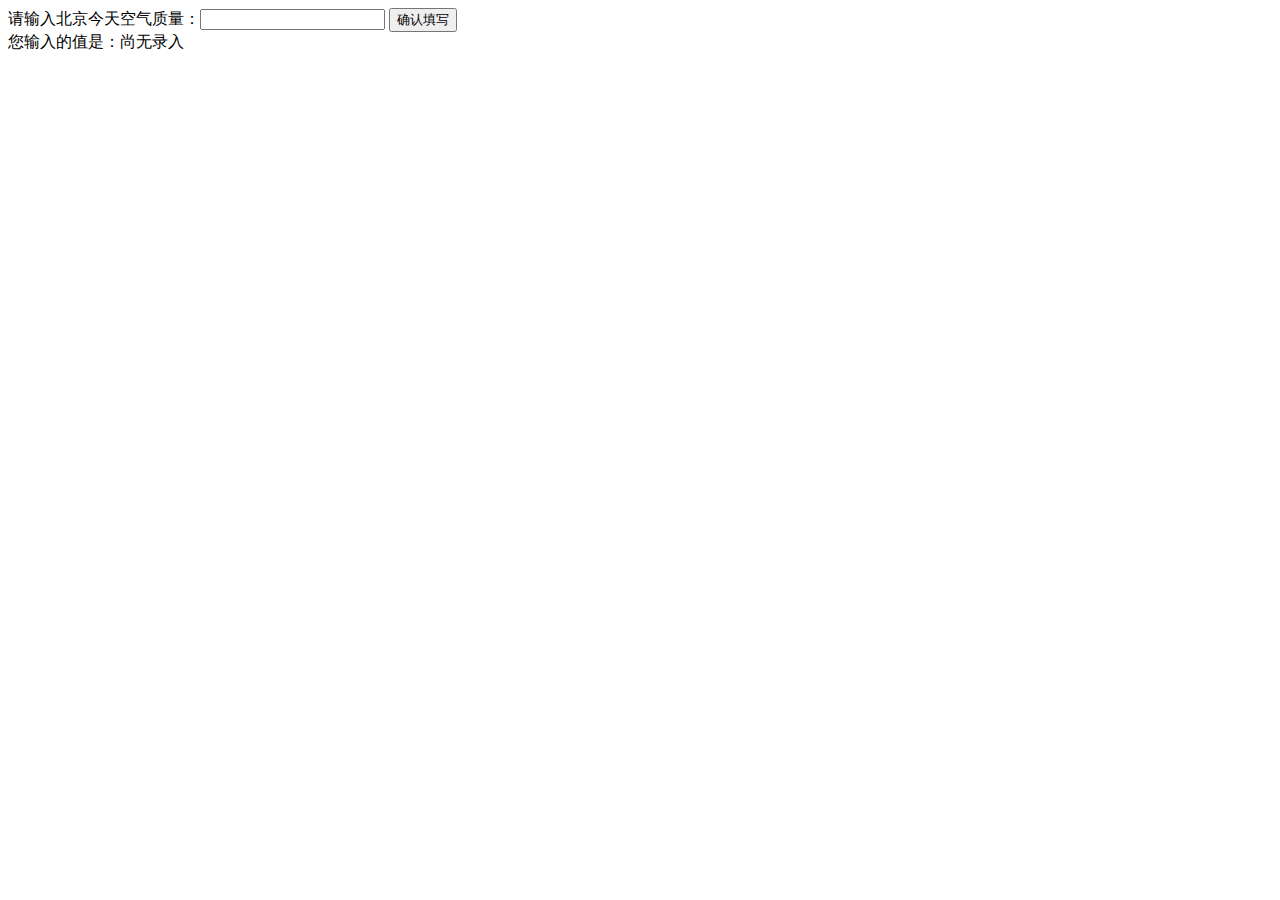
<file: part2/task01/index.html>
<!DOCTYPE html>
<html>
  <head>
    <meta charset="utf-8">
    <title>IFE JavaScript Task 01</title>
  </head>
<body>

  <label>请输入北京今天空气质量：<input id="aqi-input" type="text"></label>
  <button id="button">确认填写</button>

  <div>您输入的值是：<span id="aqi-display">尚无录入</span></div>

<script type="text/javascript">

(function() {
  var input=document.getElementById("aqi-input");
  var button=document.getElementById("button");
  var display=document.getElementById("aqi-display");
  button.onclick=function(){
  	var value=input.value;
  	display.innerHTML=value;
  };
})();

</script>
</body>
</html>
</file>
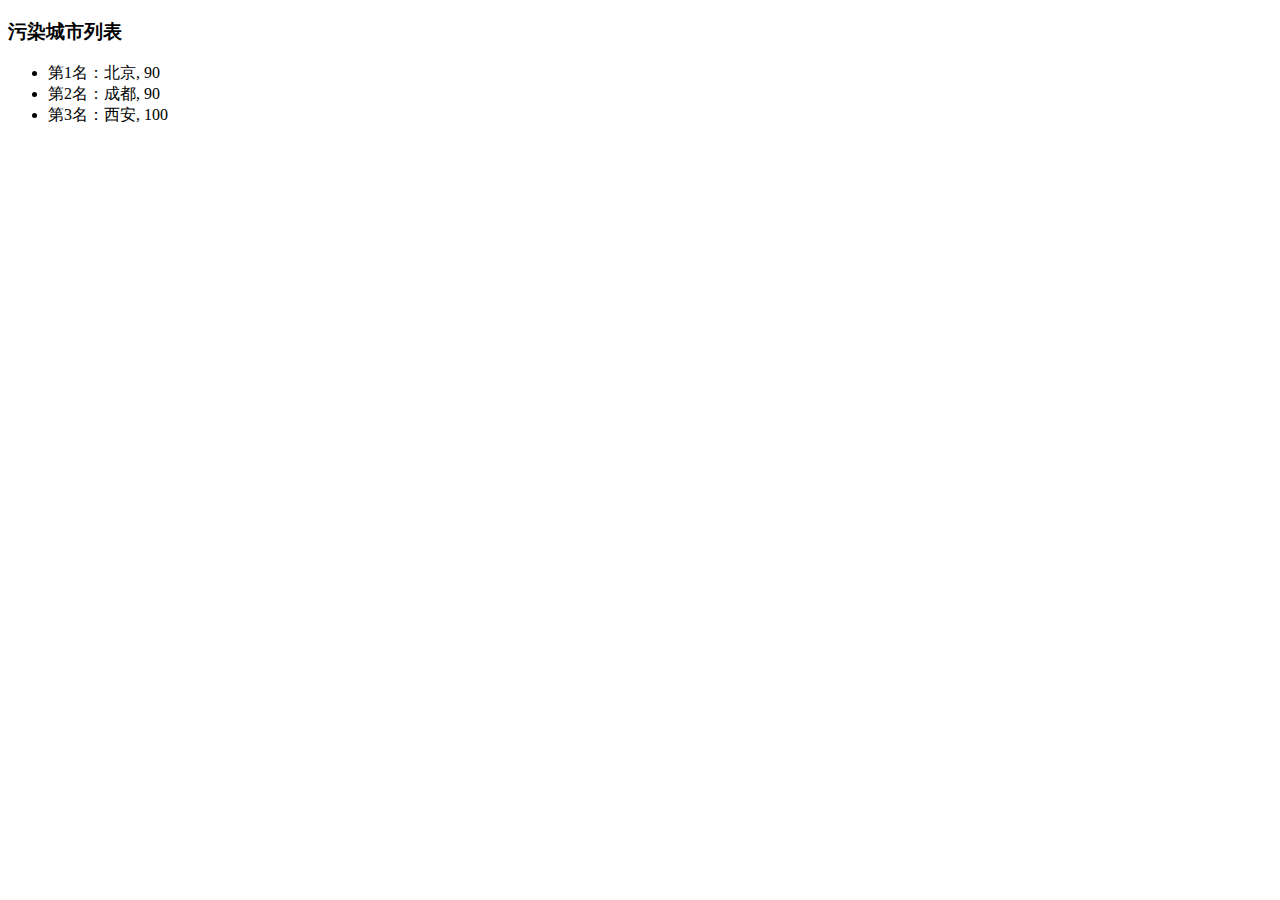
<file: part2/task02/index.html>
<!DOCTYPE html>
<html>
  <head>
    <meta charset="utf-8">
    <title>IFE JavaScript Task 01</title>
  </head>
<body>

  <h3>污染城市列表</h3>
  <ul id="aqi-list">
<!--   
    <li>第一名：福州（样例），10</li>
      <li>第二名：福州（样例），10</li> -->
  </ul>

<script type="text/javascript">

var aqiData = [
  ["北京", 90],
  ["上海", 50],
  ["福州", 10],
  ["广州", 50],
  ["成都", 90],
  ["西安", 100]
];

(function () {

	var list=aqiData.filter(function(item){return item[1]>=60});
	list.sort(function(a,b){return a[1]<b[1]});
	list.forEach(
		function(item,index){
			var li=document.createElement("li");
			li.innerHTML="第"+(index+1)+"名："+item[0]+", "+item[1];
			var ul=document.getElementById("aqi-list");
			ul.appendChild(li);
		}
		);

})();

</script>
</body>
</html>
</file>
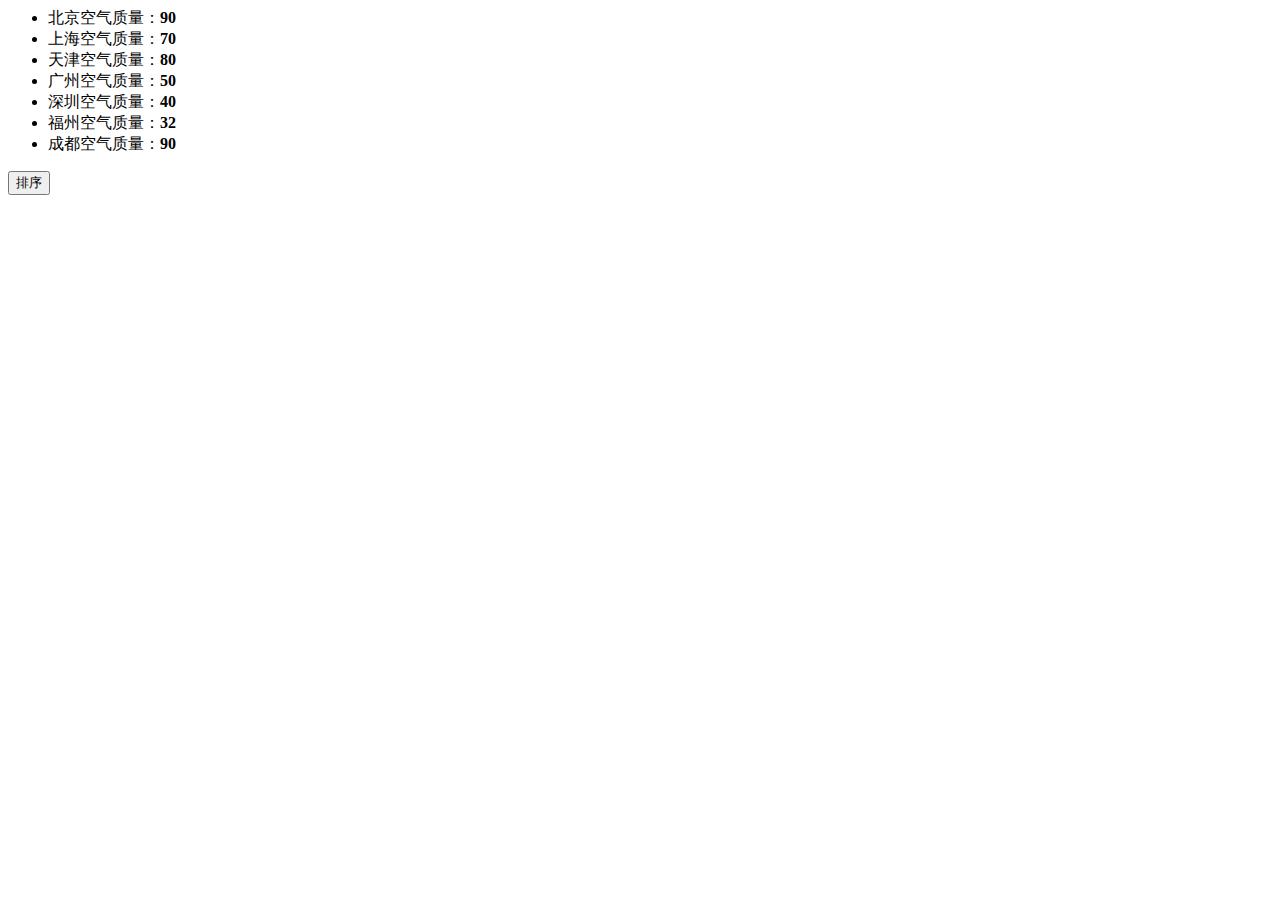
<file: part2/task03/index.html>
<!DOCTYPE>
<html>
  <head>
    <meta charset="utf-8">
    <title>IFE JavaScript Task 01</title>
  </head>
<body>

  <ul id="source">
    <li>北京空气质量：<b>90</b></li>
    <li>上海空气质量：<b>70</b></li>
    <li>天津空气质量：<b>80</b></li>
    <li>广州空气质量：<b>50</b></li>
    <li>深圳空气质量：<b>40</b></li>
    <li>福州空气质量：<b>32</b></li>
    <li>成都空气质量：<b>90</b></li>
  </ul>

  <ul id="resort">
    <!-- 
    <li>第一名：北京空气质量：<b>90</b></li>
    <li>第二名：北京空气质量：<b>90</b></li>
    <li>第三名：北京空气质量：<b>90</b></li>
     -->

  </ul>

  <button id="sort-btn">排序</button>

<script type="text/javascript">

/**
 * getData方法
 * 读取id为source的列表，获取其中城市名字及城市对应的空气质量
 * 返回一个数组，格式见函数中示例
 */
function getData() {
  var source=document.getElementById("source");
  var list=source.children;
  var data=[];
  for(var i=0,len=list.length;i<len;i++){
  	var city=list[i].innerHTML.split('空气质量')[0];
  	var num=list[i].children[0].innerHTML;
  	data.push([city,num]);
  }

  return data;

}

/**
 * sortAqiData
 * 按空气质量对data进行从小到大的排序
 * 返回一个排序后的数组
 */
function sortAqiData(data) {
	data.sort(function(a,b){
		return a[1]>b[1];
	})
	return data;
}

/**
 * render
 * 将排好序的城市及空气质量指数，输出显示到id位resort的列表中
 * 格式见ul中的注释的部分
 */
function render(data) {
	var resort=document.getElementById("resort");
	data.forEach(function(item,index){
		var li=document.createElement("li");
		li.innerHTML="第"+(index+1)+"名："+item[0]+"空气质量：<b>"+item[1]+"</b>";
		resort.appendChild(li);
	})
}

function btnHandle() {
  var aqiData = getData();
  aqiData = sortAqiData(aqiData);
  render(aqiData);
}

function init() {

  var btn=document.getElementById("sort-btn");
  btn.onclick=btnHandle;

}

init();

</script>
</body>
</html>
</file>
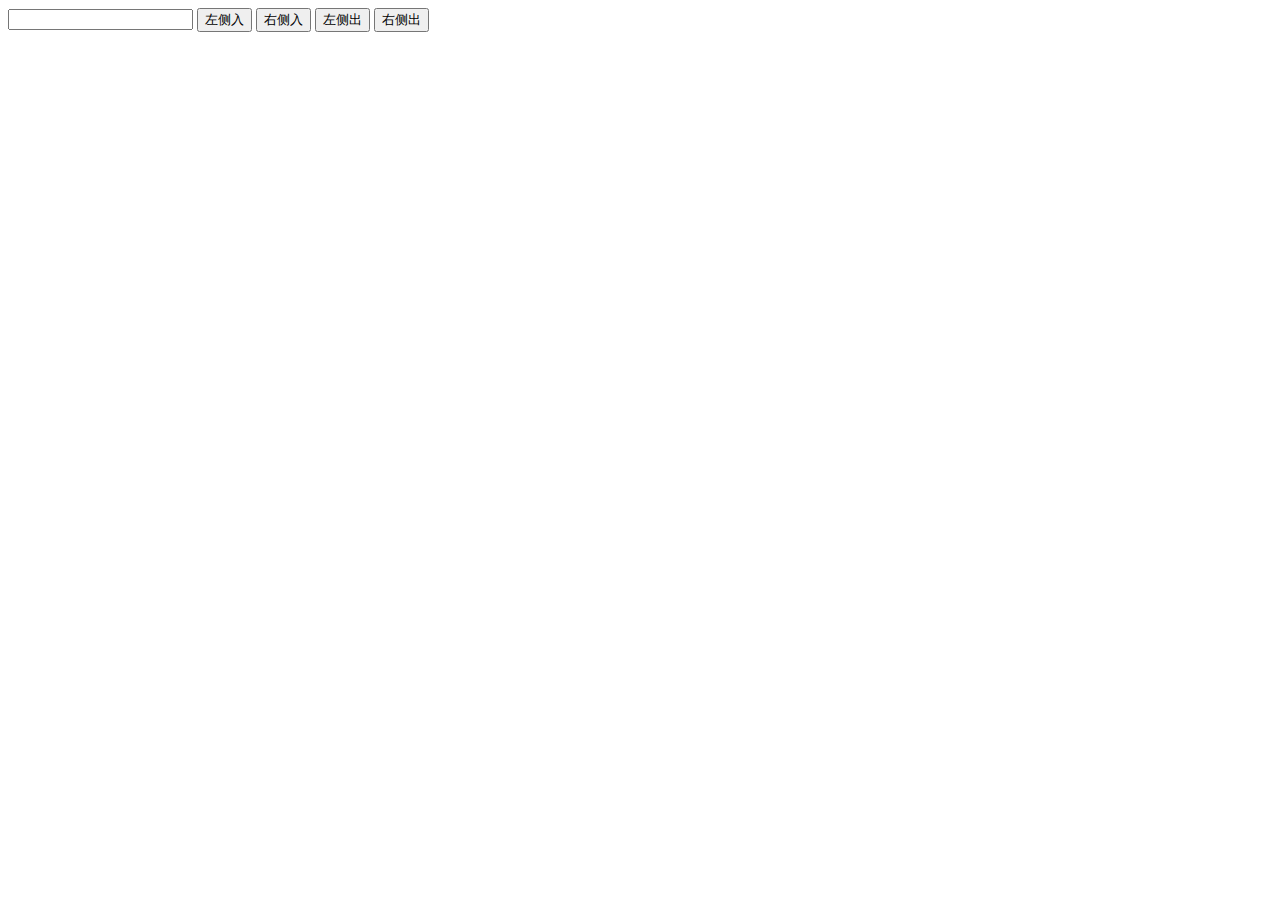
<file: part2/task04/index.html>
<!DOCTYPE>
<html>
  <head>
    <meta charset="utf-8">
    <title>IFE JavaScript Task 01</title>
    <style type="text/css">
    li{
    	display: inline-block;
    	height: 20px;
    	width: 20px;
    	margin: 5px;
    	background: red;
    }
    </style>
  </head>
<body>
	<input id="input">
	<input type="button" value="左侧入" id="zr">
	<input type="button" value="右侧入" id="yr">
	<input type="button" value="左侧出" id="zc">
	<input type="button" value="右侧出" id="yc">
	<ul id="list">
		
	</ul>
	<script type="text/javascript" src="main.js"></script>
</body>
</html>
</file>
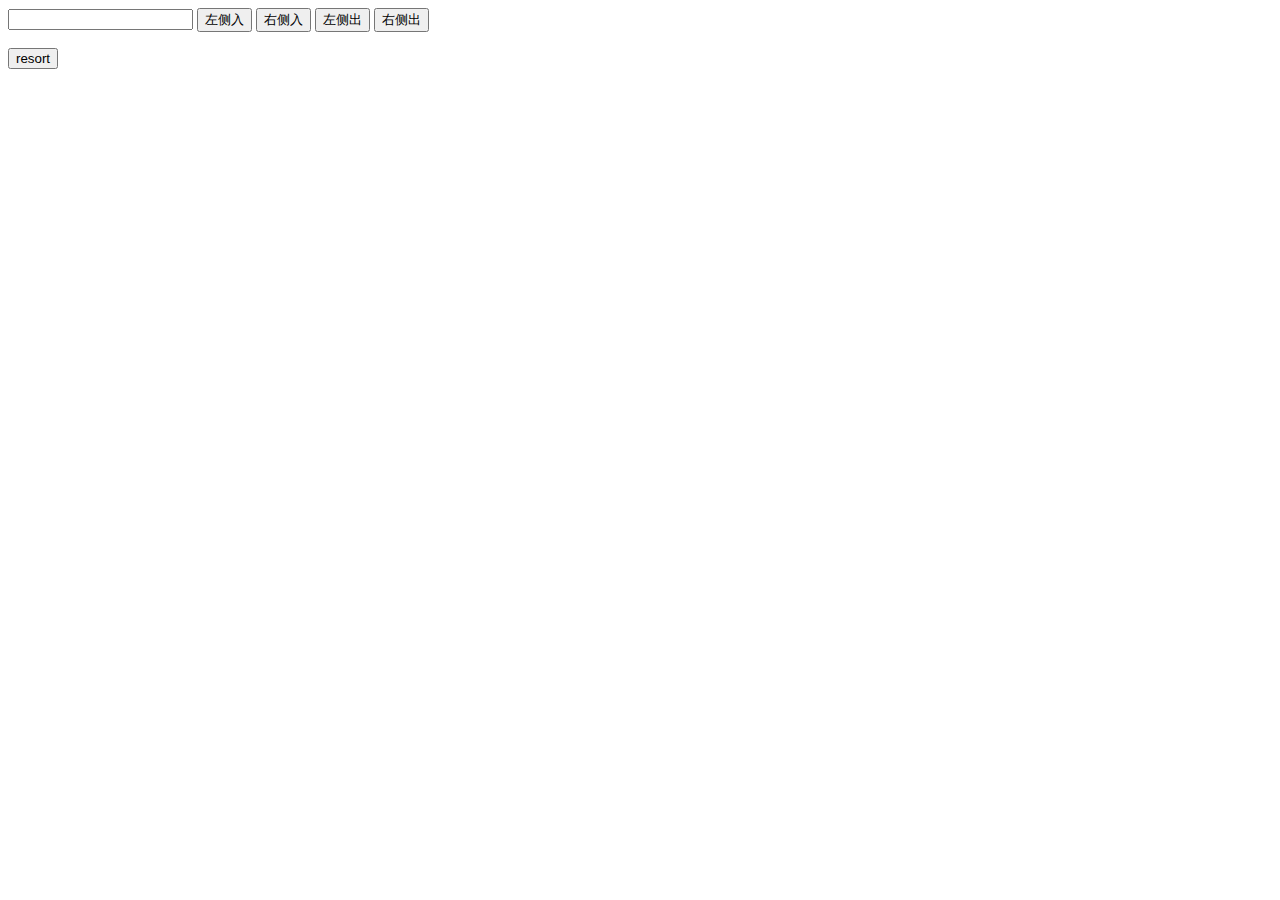
<file: part2/task05/index.html>
<!DOCTYPE>
<html>
  <head>
    <meta charset="utf-8">
    <title>IFE JavaScript Task 01</title>
    <style type="text/css">
    li{
    	display: inline-block;
    	margin: 5px;
    	background: red;
    }
    </style>
  </head>
<body>
	<input id="input">
	<input type="button" value="左侧入" id="zr">
	<input type="button" value="右侧入" id="yr">
	<input type="button" value="左侧出" id="zc">
	<input type="button" value="右侧出" id="yc">
	<ul id="list">
		
	</ul>
	<input type="button" value="resort" id="resort">
	<script type="text/javascript" src="main.js"></script>
</body>
</html>
</file>
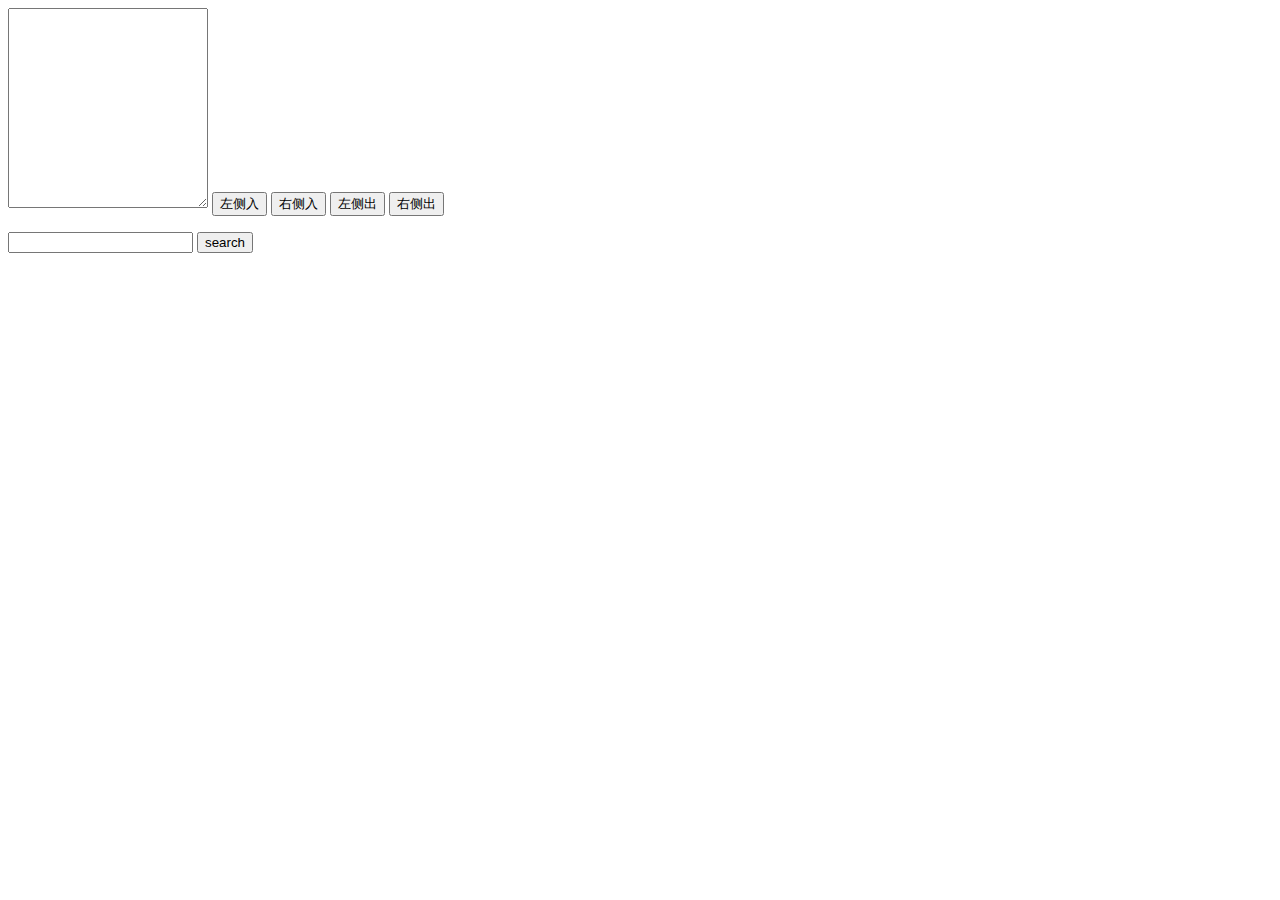
<file: part2/task06/index.html>
<!DOCTYPE>
<html>
  <head>
    <meta charset="utf-8">
    <title>IFE JavaScript Task 01</title>
    <style type="text/css">
    li{
    	display: inline-block;
    	height: 20px;
   
    	margin: 5px;
    	background: red;
    }
    span{
        background: yellow;
    }
    </style>
  </head>
<body>
	<textarea id="input" style="height:200px;width:200px;"></textarea>
	<input type="button" value="左侧入" id="zr">
	<input type="button" value="右侧入" id="yr">
	<input type="button" value="左侧出" id="zc">
	<input type="button" value="右侧出" id="yc">
	<ul id="list">
		
	</ul>
    <input id="key">
    <input type="button" value="search" id="search">
	<script type="text/javascript" src="main.js"></script>
</body>
</html>
</file>
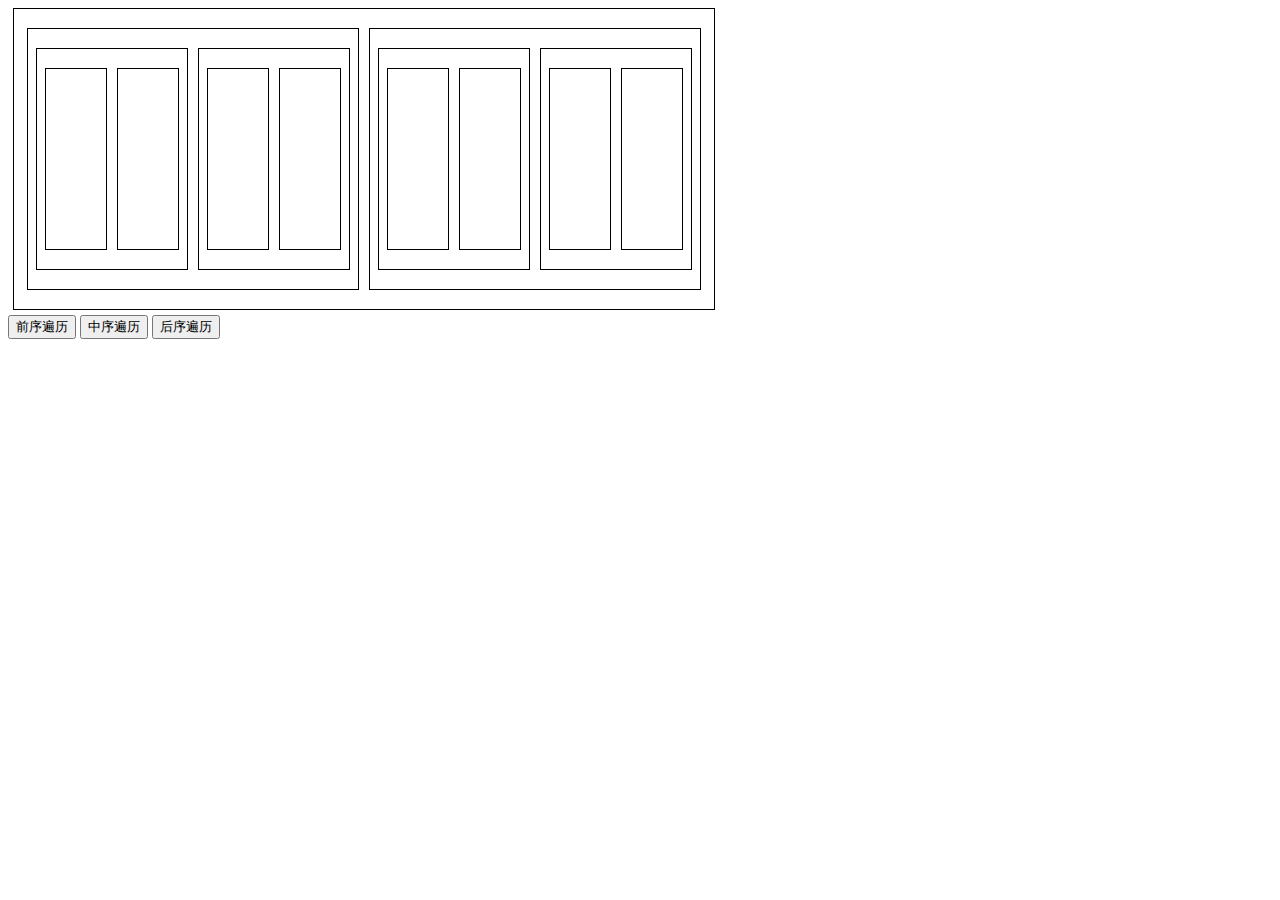
<file: part2/task07/index.html>
<!DOCTYPE>
<html>
  <head>
    <meta charset="utf-8">
    <title>IFE JavaScript Task 01</title>
    <link rel="stylesheet" type="text/css" href="main.css">
  </head>
<body>
	<div id="1" class="lay1">
        <div id="2" class="lay2">
            <div id="4" class="lay3">
                <div id="8" class="lay4"></div>
                <div id="9" class="lay4"></div>
            </div>
            <div id="5" class="lay3">
                <div id="10" class="lay4"></div>
                <div id="11" class="lay4"></div>
            </div>
        </div>   
        <div id="3"  class="lay2">
            <div id="6" class="lay3">
                <div id="12" class="lay4"></div>
                <div id="13" class="lay4"></div>
            </div>
            <div id="7" class="lay3">
                <div id="14" class="lay4"></div>
                <div id="15" class="lay4"></div>
            </div>
        </div>
    </div>
    <button id="pre">前序遍历</button>
    <button id="In">中序遍历</button>
    <button id="back">后序遍历</button>
    <script type="text/javascript" src="main.js"></script>
</body>
</html>
</file>
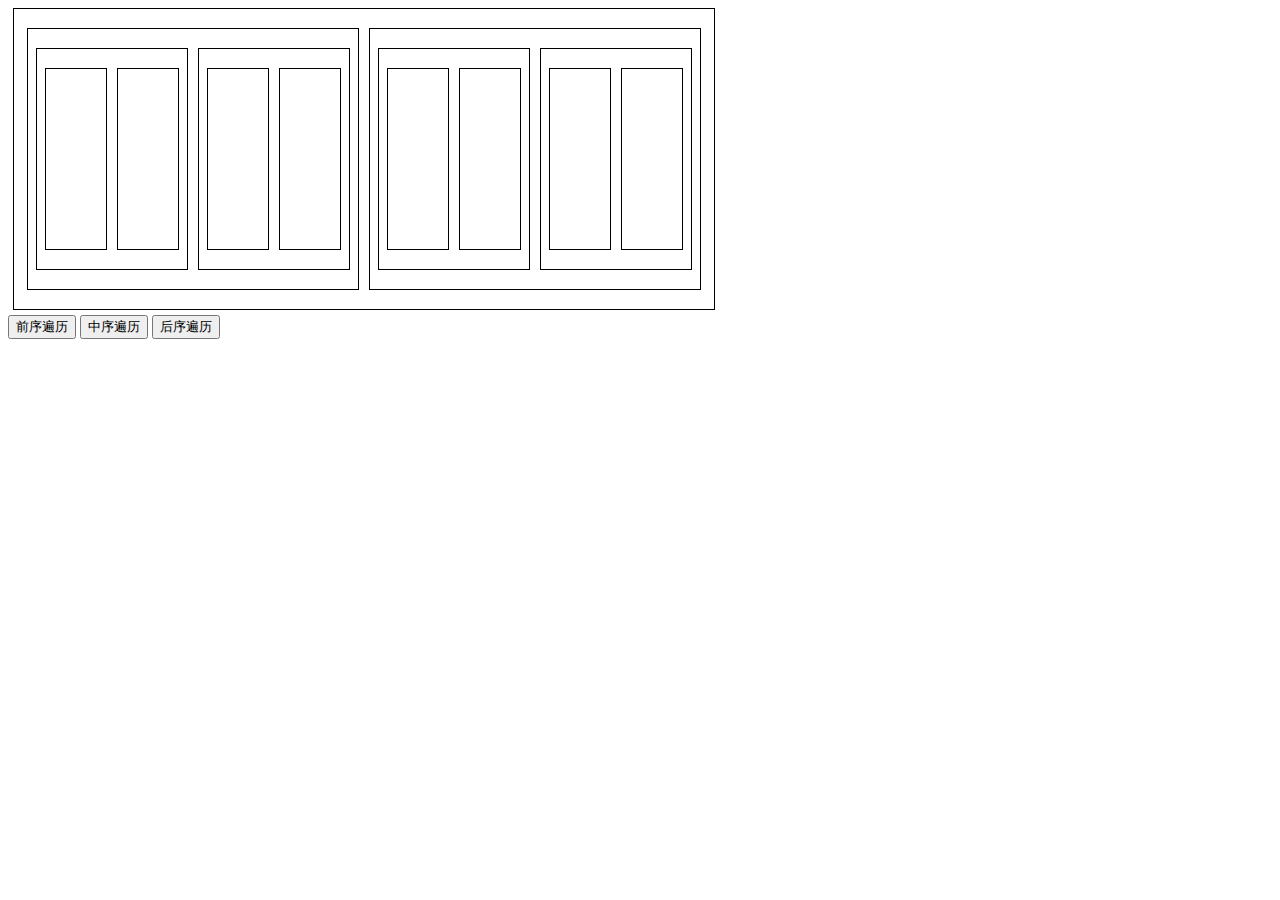
<file: part2/task08/index.html>
<!DOCTYPE>
<html>
  <head>
    <meta charset="utf-8">
    <title>IFE JavaScript Task 01</title>
    <link rel="stylesheet" type="text/css" href="main.css">
  </head>
<body>
	<div class="lay1">
        <div class="lay2">
            <div class="lay3">
                <div class="lay4"></div>
                <div class="lay4"></div>
            </div>
            <div class="lay3">
                <div class="lay4"></div>
                <div class="lay4"></div>
            </div>
        </div>   
        <div class="lay2">
            <div class="lay3">
                <div class="lay4"></div>
                <div class="lay4"></div>
            </div>
            <div class="lay3">
                <div class="lay4"></div>
                <div class="lay4"></div>
            </div>
        </div>
    </div>
    <button id="pre">前序遍历</button>
    <button id="In">中序遍历</button>
    <button id="back">后序遍历</button>
    <script type="text/javascript" src="main.js"></script>
</body>
</html>
</file>
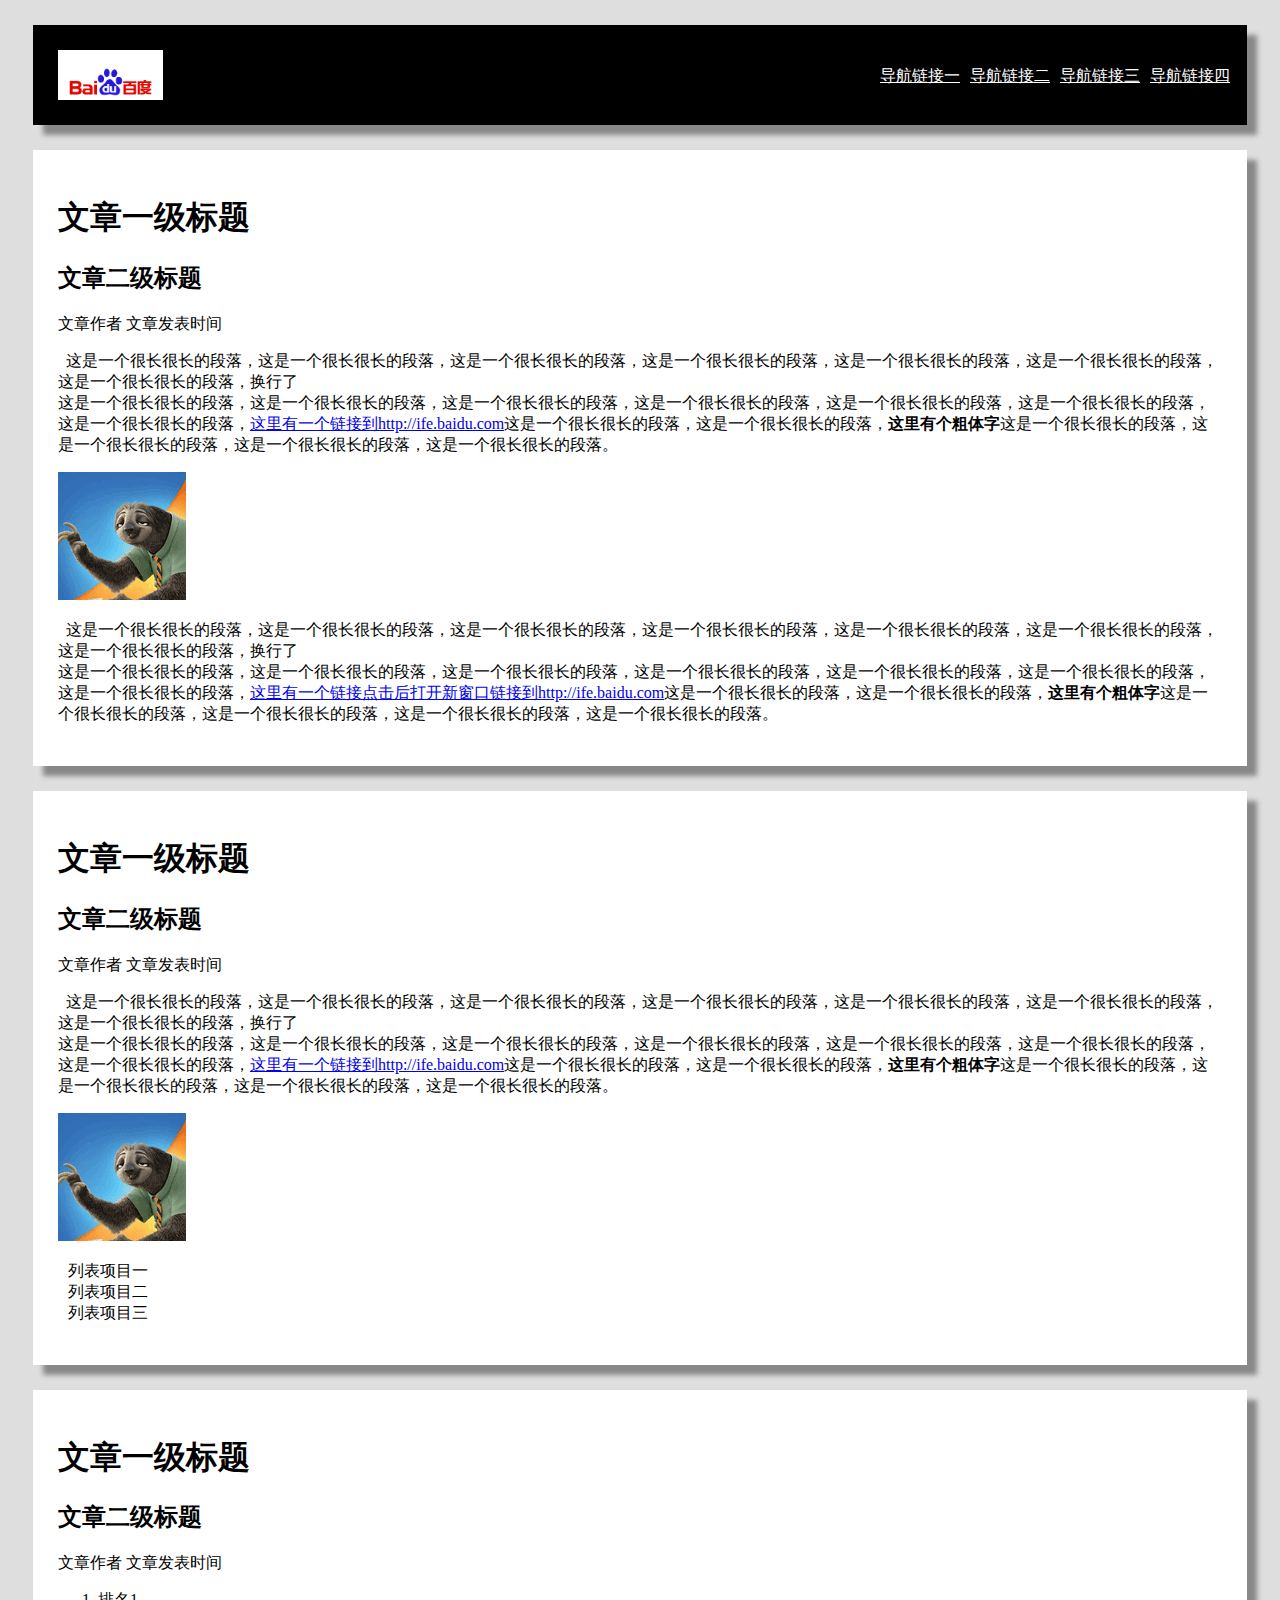
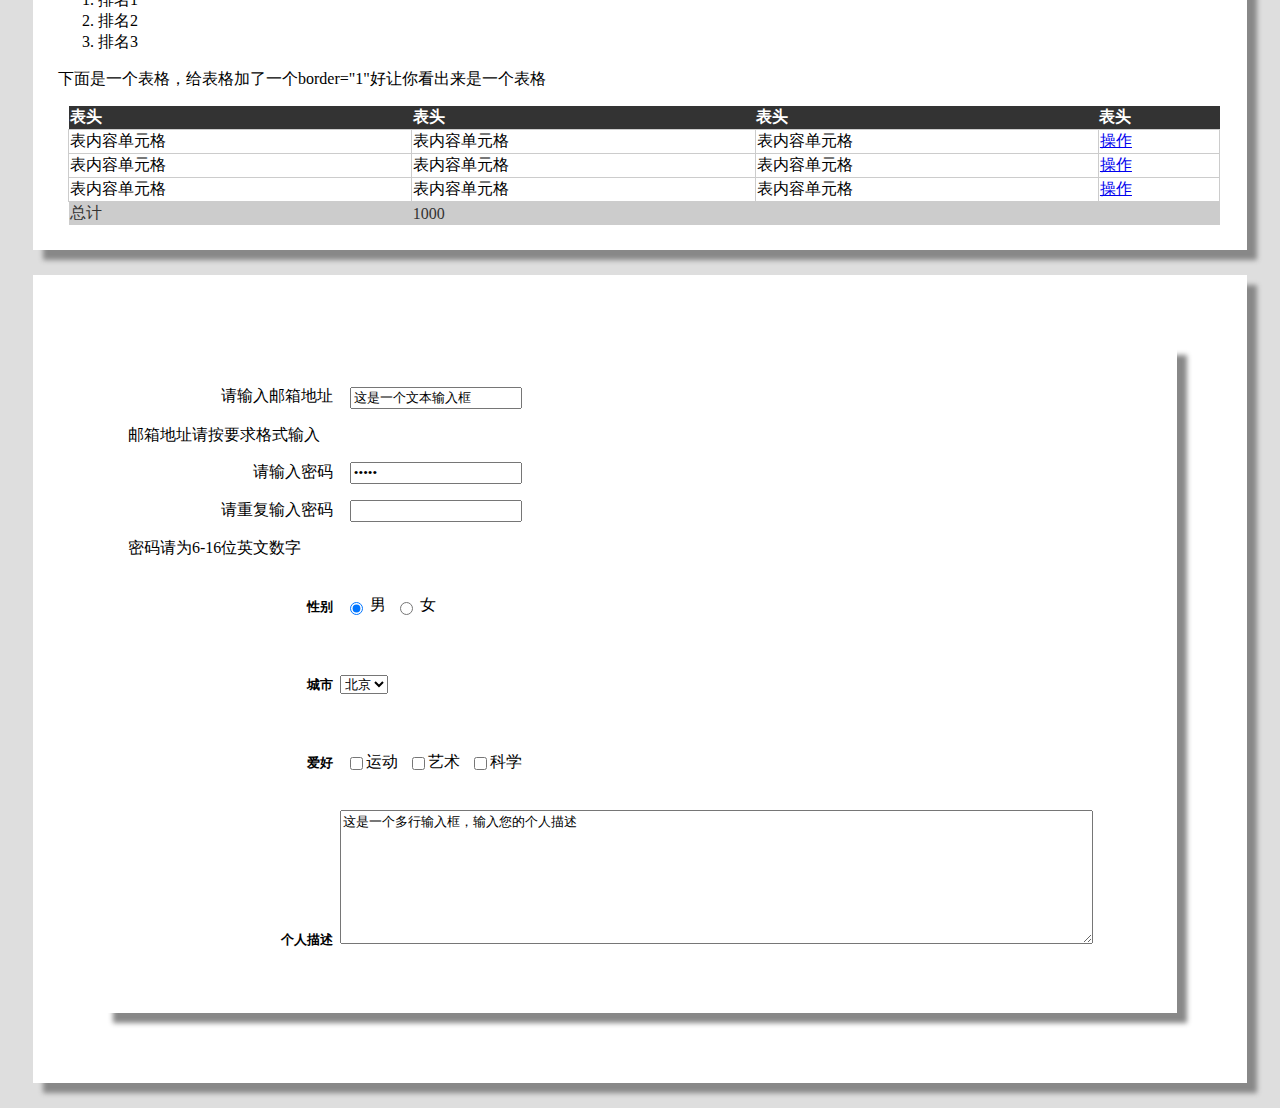
<file: part1/task1.html>
<!DOCTYPE html>
<html>
<head>
	<meta charset="utf-8">
	<style type="text/css">
	    * {
        font-family: "Microsoft Yahei";
    }
    
    body {
        background-color: #DEDEDE;
    }
    .navlinks li{
    	float: left;
      margin-left: 10px;
      top:50%;
    }
    .navlinks{
    	position: absolute;
    right: 50px;
    }
    .navlinks a {
        color: white;
    }
    .navlinks a:visited{
    	 color: #A6A4A9;
    }
    .navlinks a:hover,
    .navlinks a:active {
        color: white;
    }

      ul {
        margin-left: 10px;
        padding: 0;
    }
    
    ul li {
        list-style: none;
    }

     table {
        margin-left: 10px;
        width: 99%;
        text-align: left;
        border-collapse:collapse;
    }
     th {
        background-color: #333333;
        color: white;
    }
    tbody td {
        border: 1px solid #CCCCCC;
    }
    
    tfoot tr:last-child {
        background-color: #CCCCCC;
        color: #333;
    }
    h5{
    	display: inline;
    }
    div {
        margin: 25px;
        padding: 25px;
        box-shadow: 10px 10px 5px #888888;
        background-color: white;
    }
    form{
      padding: 20px;
    }
    #prompt{
    display: inline-block;
    width: 20%;
    padding-right: 3px;
    text-align: right;

}
    input{
      vertical-align:middle;
      margin-left: 10px;
    }
	</style>
</head>
<body>
	<div id="导航" style="height:50px;background:black">
		<img src="images/part1_bd_logo1.png" style="height:50px;float:left">
		<ul class="navlinks">
            <li><a href="#">导航链接一</a></li>
            <li><a href="#">导航链接二</a></li>
            <li><a href="#">导航链接三</a></li>
            <li><a href="#">导航链接四</a></li>
    </ul>
	</div>
	<div>
		<article>
			<h1>文章一级标题</h1>
			<h2>文章二级标题</h2>
			<span>文章作者 文章发表时间</span>
			<p> &nbsp;&nbsp;这是一个很长很长的段落，这是一个很长很长的段落，这是一个很长很长的段落，这是一个很长很长的段落，这是一个很长很长的段落，这是一个很长很长的段落，这是一个很长很长的段落，换行了<br>
			这是一个很长很长的段落，这是一个很长很长的段落，这是一个很长很长的段落，这是一个很长很长的段落，这是一个很长很长的段落，这是一个很长很长的段落，这是一个很长很长的段落，<a href="http://ife.baidu.com">这里有一个链接到http://ife.baidu.com</a>这是一个很长很长的段落，这是一个很长很长的段落，<strong>这里有个粗体字</strong>这是一个很长很长的段落，这是一个很长很长的段落，这是一个很长很长的段落，这是一个很长很长的段落。</p>
			<img src="img/logo.png">
			<p> &nbsp;&nbsp;这是一个很长很长的段落，这是一个很长很长的段落，这是一个很长很长的段落，这是一个很长很长的段落，这是一个很长很长的段落，这是一个很长很长的段落，这是一个很长很长的段落，换行了<br>
			这是一个很长很长的段落，这是一个很长很长的段落，这是一个很长很长的段落，这是一个很长很长的段落，这是一个很长很长的段落，这是一个很长很长的段落，这是一个很长很长的段落，<a href="http://ife.baidu.com" target="blank">这里有一个链接点击后打开新窗口链接到http://ife.baidu.com</a>这是一个很长很长的段落，这是一个很长很长的段落，<strong>这里有个粗体字</strong>这是一个很长很长的段落，这是一个很长很长的段落，这是一个很长很长的段落，这是一个很长很长的段落。</p>
		</article>
	</div>
	<div>
		<article>
			<h1>文章一级标题</h1>
			<h2>文章二级标题</h2>
			<span>文章作者 文章发表时间</span>
			<p> &nbsp;&nbsp;这是一个很长很长的段落，这是一个很长很长的段落，这是一个很长很长的段落，这是一个很长很长的段落，这是一个很长很长的段落，这是一个很长很长的段落，这是一个很长很长的段落，换行了<br>
			这是一个很长很长的段落，这是一个很长很长的段落，这是一个很长很长的段落，这是一个很长很长的段落，这是一个很长很长的段落，这是一个很长很长的段落，这是一个很长很长的段落，<a href="http://ife.baidu.com">这里有一个链接到http://ife.baidu.com</a>这是一个很长很长的段落，这是一个很长很长的段落，<strong>这里有个粗体字</strong>这是一个很长很长的段落，这是一个很长很长的段落，这是一个很长很长的段落，这是一个很长很长的段落。
		    </p>
			<img src="img/logo.png">
			<ul>
            <li>列表项目一</li>
            <li>列表项目二</li>
            <li>列表项目三</li>
            </ul>
		</article>
	</div>
	<div>
		<article>
			<h1>文章一级标题</h1>
			<h2>文章二级标题</h2>
			<span>文章作者 文章发表时间</span>
			<ol>
            <li>排名1</li>
            <li>排名2</li>
            <li>排名3</li>
           </ol>
           <p>下面是一个表格，给表格加了一个border="1"好让你看出来是一个表格</p>
           <table>
           	<thead>
           		<tr>
           			<th>表头</th>
           			<th>表头</th>
           			<th>表头</th>
           			<th>表头</th>
           		</tr>
           	</thead>
           	<tbody>
           		<tr>
           			<td>表内容单元格</td>
           			<td>表内容单元格</td>
           			<td>表内容单元格</td>
           			<td><a href="#">操作</a></td>
           		</tr>
           		<tr>
           			<td>表内容单元格</td>
           			<td>表内容单元格</td>
           			<td>表内容单元格</td>
           			<td><a href="#">操作</a></td>
           		</tr>
           		<tr>
           			<td>表内容单元格</td>
           			<td>表内容单元格</td>
           			<td>表内容单元格</td>
           			<td><a href="#">操作</a></td>
           		</tr>
           	</tbody>
           	<tfoot>
           		<tr>
           			<td>总计</td>
           			<td colspan="3">1000</td>
           		</tr>
           	</tfoot>
           </table>
		</article>
	</div>
	<div>
		<form>
			<div>
				<p>
					<label for="input1" id="prompt">请输入邮箱地址</label>
				<input name="input1" type="email" value="这是一个文本输入框">
        <span id="prompt"></span>
				<p class="hint">邮箱地址请按要求格式输入</p>
				</p>
				<p>
				<label for="password" id="prompt">请输入密码</label>
				<input type="password" name="password" value="请输入密码">
        </p>
        <p>
				<label for="confirm-password" id="prompt">请重复输入密码</label>
				<input type="password" name="confirm-password">
        <span id="prompt"></span>
				<p class="hint">密码请为6-16位英文数字</p>
				</p>
				<p>
					<h5 id="prompt">性别</h5>
					<input type="radio" name="sex" value="男" id="male" checked="checked">
					<label for="mal">男</label>
					<input type="radio" name="sex" value="女" id="female">
					<label for="femal">女</label>
				</p>
				<p>
					<h5 id="prompt">城市</h5>
					<select>
						<option>北京</option>
                        <option>长沙</option>
                        <option>娄底</option>
                        <option>怀化</option>
					</select>
				</p>
				<p>
                    <h5 id="prompt">爱好</h5>
                    <input type="checkbox" />运动
                    <input type="checkbox" />艺术
                    <input type="checkbox" />科学
				</p>
				<p>
                    <h5 id="prompt">个人描述</h5>
                    <textarea cols="100" rows="8">这是一个多行输入框，输入您的个人描述</textarea>
                </p>
			</div>
		</form>
	</div>
</body>
</html>
</file>
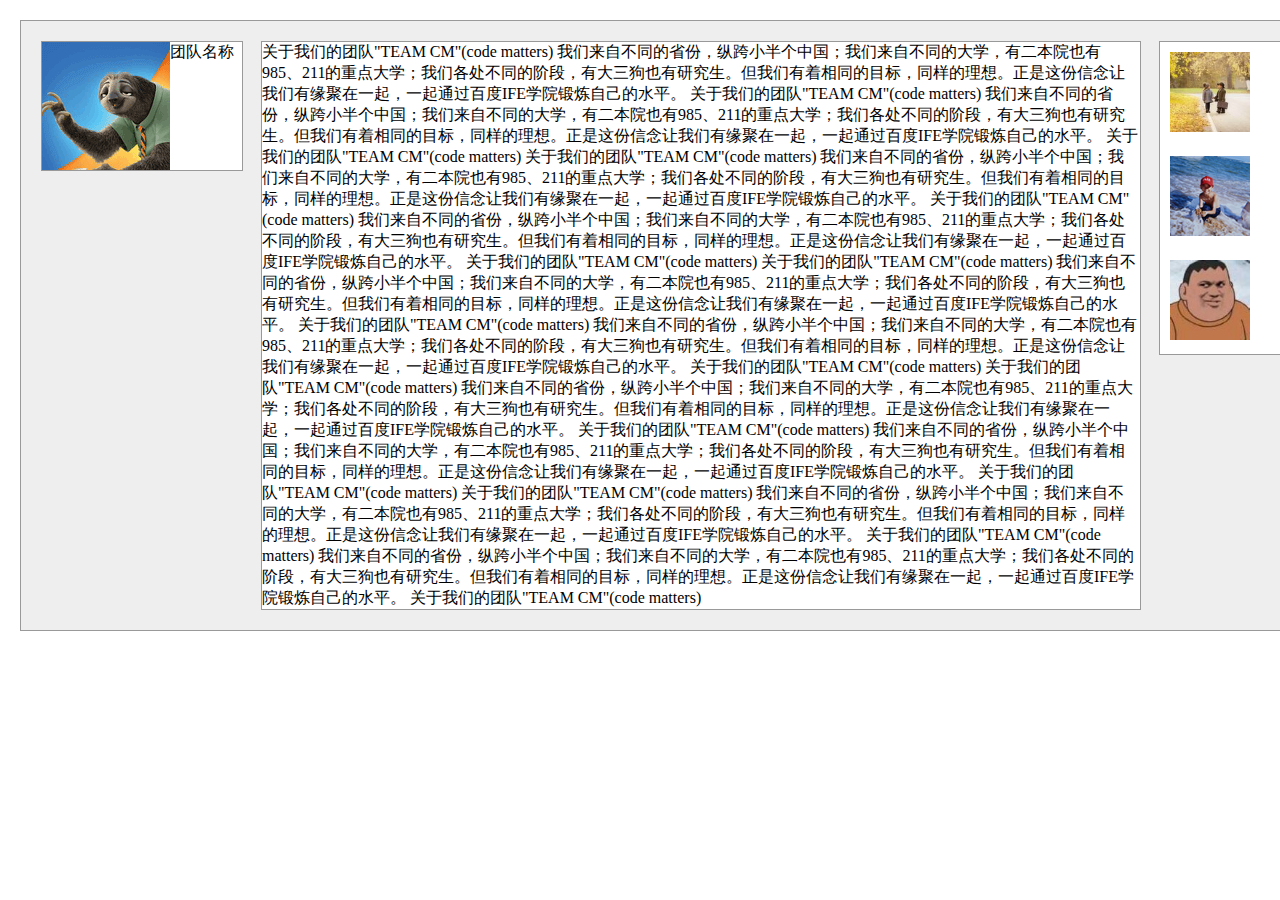
<file: part1/task3.html>
<!DOCTYPE html>
<html>
	<head>
		<meta charset="utf-8">
		<style type="text/css">
		    *{
               margin: 0;
               padding: 0;
		    }
		    div{
		    	border: 1px solid #999;
		    	margin: 20px;
		    }
		    #parent{
		    	width: 100%;
                position:relative;
                background: #eee;
		    }
		    #left{
		    	width: 200px;
		    	position: absolute;
		    	left: 0;
		    	background: white;
		    	display: flex;
		    }
		     #mid{
		    	 margin:20px 160px 20px 240px;
		    	 background: white;
		    }
		    #right{
		    	width: 120px;
		    	position: absolute;
		    	right:0;  
		    	top: 0;	
		    	background: white;
		    }
		    #right img{
		    	padding: 10px;
		    	height: 80px;
		    	width: 80px;
		    }
		    #left span{
               top: 0;
		    }
		     img {
        transition: all .5s;
    }
            img:hover {
        -webkit-transform: rotate3d(20, 20, 20, 360deg);
        transform: rotate3d(20, 20, 20, 360deg);
        transition: all .5s;
    }
		</style>
	</head>
	<body>
		<div id="parent">
			<div id="left">
				<img src="img/logo.png">
				<span>团队名称</span>
			</div>
			<div id="mid">
				关于我们的团队"TEAM CM"(code matters)
  我们来自不同的省份，纵跨小半个中国；我们来自不同的大学，有二本院也有985、211的重点大学；我们各处不同的阶段，有大三狗也有研究生。但我们有着相同的目标，同样的理想。正是这份信念让我们有缘聚在一起，一起通过百度IFE学院锻炼自己的水平。
关于我们的团队"TEAM CM"(code matters)
  我们来自不同的省份，纵跨小半个中国；我们来自不同的大学，有二本院也有985、211的重点大学；我们各处不同的阶段，有大三狗也有研究生。但我们有着相同的目标，同样的理想。正是这份信念让我们有缘聚在一起，一起通过百度IFE学院锻炼自己的水平。
关于我们的团队"TEAM CM"(code matters)
关于我们的团队"TEAM CM"(code matters)
  我们来自不同的省份，纵跨小半个中国；我们来自不同的大学，有二本院也有985、211的重点大学；我们各处不同的阶段，有大三狗也有研究生。但我们有着相同的目标，同样的理想。正是这份信念让我们有缘聚在一起，一起通过百度IFE学院锻炼自己的水平。
关于我们的团队"TEAM CM"(code matters)
  我们来自不同的省份，纵跨小半个中国；我们来自不同的大学，有二本院也有985、211的重点大学；我们各处不同的阶段，有大三狗也有研究生。但我们有着相同的目标，同样的理想。正是这份信念让我们有缘聚在一起，一起通过百度IFE学院锻炼自己的水平。
关于我们的团队"TEAM CM"(code matters)
关于我们的团队"TEAM CM"(code matters)
  我们来自不同的省份，纵跨小半个中国；我们来自不同的大学，有二本院也有985、211的重点大学；我们各处不同的阶段，有大三狗也有研究生。但我们有着相同的目标，同样的理想。正是这份信念让我们有缘聚在一起，一起通过百度IFE学院锻炼自己的水平。
关于我们的团队"TEAM CM"(code matters)
  我们来自不同的省份，纵跨小半个中国；我们来自不同的大学，有二本院也有985、211的重点大学；我们各处不同的阶段，有大三狗也有研究生。但我们有着相同的目标，同样的理想。正是这份信念让我们有缘聚在一起，一起通过百度IFE学院锻炼自己的水平。
关于我们的团队"TEAM CM"(code matters)
关于我们的团队"TEAM CM"(code matters)
  我们来自不同的省份，纵跨小半个中国；我们来自不同的大学，有二本院也有985、211的重点大学；我们各处不同的阶段，有大三狗也有研究生。但我们有着相同的目标，同样的理想。正是这份信念让我们有缘聚在一起，一起通过百度IFE学院锻炼自己的水平。
关于我们的团队"TEAM CM"(code matters)
  我们来自不同的省份，纵跨小半个中国；我们来自不同的大学，有二本院也有985、211的重点大学；我们各处不同的阶段，有大三狗也有研究生。但我们有着相同的目标，同样的理想。正是这份信念让我们有缘聚在一起，一起通过百度IFE学院锻炼自己的水平。
关于我们的团队"TEAM CM"(code matters)
关于我们的团队"TEAM CM"(code matters)
  我们来自不同的省份，纵跨小半个中国；我们来自不同的大学，有二本院也有985、211的重点大学；我们各处不同的阶段，有大三狗也有研究生。但我们有着相同的目标，同样的理想。正是这份信念让我们有缘聚在一起，一起通过百度IFE学院锻炼自己的水平。
关于我们的团队"TEAM CM"(code matters)
  我们来自不同的省份，纵跨小半个中国；我们来自不同的大学，有二本院也有985、211的重点大学；我们各处不同的阶段，有大三狗也有研究生。但我们有着相同的目标，同样的理想。正是这份信念让我们有缘聚在一起，一起通过百度IFE学院锻炼自己的水平。
关于我们的团队"TEAM CM"(code matters)
			</div>
			<div id="right">
				<img src="img/pdx.jpg">
				<img src="img/pjy.jpg">
				<img src="img/qcx.jpg">
			</div>
		</div>
	</body>
</html>
</file>
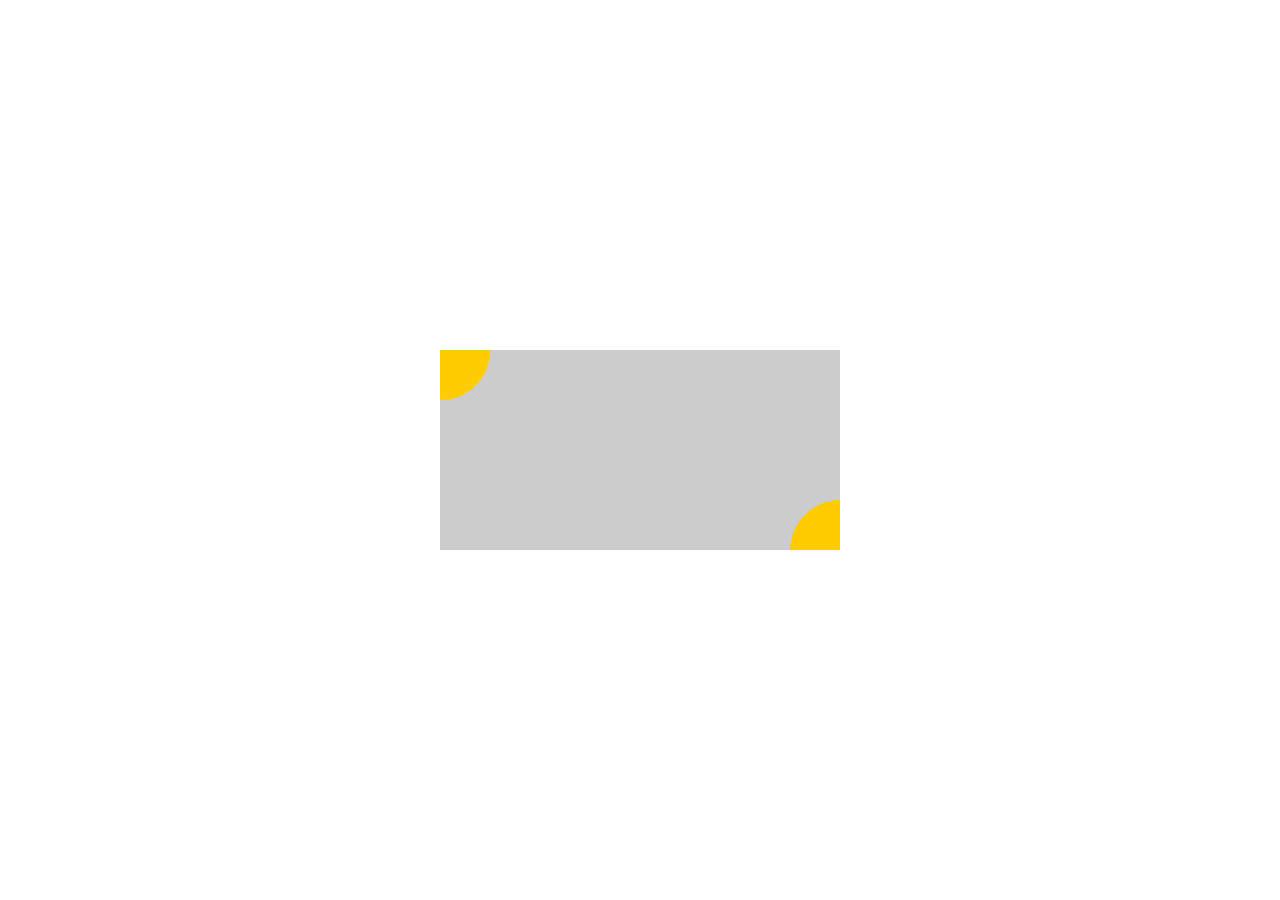
<file: part1/task4.html>
<!DOCTYPE HTML>
<html>
<head>
	<meta charset="utf-8">
	<style type="text/css">
	  #can{
	  	position: absolute;
	  	left: 50%;
	  	top: 50%;
	  	margin-left:-200px;
	  	margin-top: -100px;
	  }
	</style>
</head>
<body> 
	<canvas id="can" style="width:400px;height:200px"></canvas>

	<script type="text/javascript">
       var canvas=document.getElementById("can");
       canvas.width=400;
       canvas.height=200;
       var context=canvas.getContext('2d');
       context.fillStyle="#ccc";
       context.fillRect(0,0,400,200);
       context.fillStyle="#fc0";
       context.beginPath();
       context.arc(0,0,50,0,Math.PI*0.5,false);
       context.lineTo(0,0);
       context.closePath();
       context.fill();
       context.beginPath();
       context.arc(400,200,50,Math.PI,Math.PI*1.5,false);
       context.lineTo(400,200);
       context.closePath();
       context.fill();
	</script>
</body>
</html>
</file>
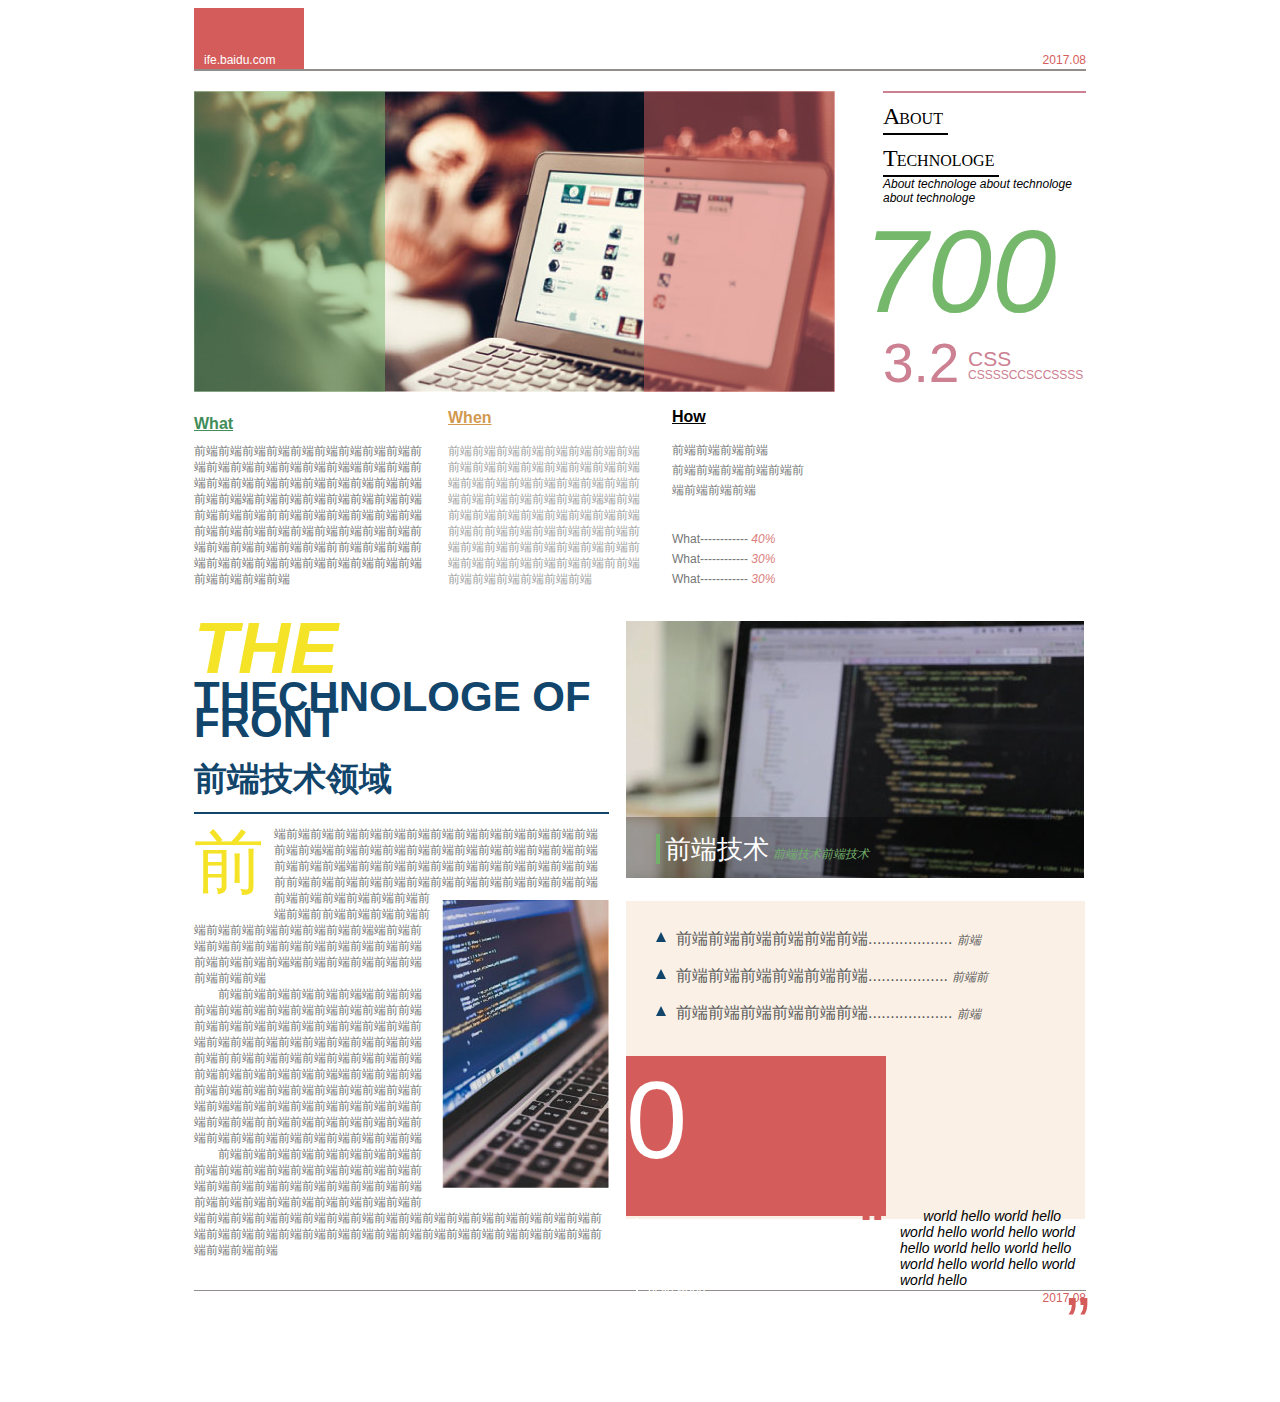
<file: part1/task5/simulatedNewspaper.html>
<!DOCTYPE HTML>
<html>
<head>
	<meta charset="utf-8">
	<link rel="stylesheet" type="text/css" href="main.css">
</head>
<body>
	<div id="contain">
		<div id="head">
			<div id="left">
				<div id="webURL">ife.baidu.com</div>
			</div>
			<span id="date">2017.08</span>
		</div>
		<div id="content1">
			<div id="pc1">
				<img id="picture_pc1" src="images/picture_pc1.jpg">
				<div id="leftGreen"></div>
				<div id="rightPink"></div>
			</div>
			<div id="about">
				<div class="line line1">
					<span class="letterHead letterA">A</span>
					<span class="letterBody BOUT">BOUT</span>
				</div>
				<br>
				<div class="line line2">
					<span class="letterHead letterT">T</span>
					<span class="letterBody EC">ECHNOLOGE</span>
				</div>
				<p class="littlewords">About technologe about technologe about technologe</p>
				<div class="green700">700</div>
				<div id="lastline">
					<div class="purple32">3.2</div>
					<div class="csss">
						<p class="bigCSS">CSS</p>
						<P class="littleCSS">CSSSSCCSCCSSSS</P>
					</div>
				</div>
			</div>
		</div>
		<div id="content2">
			<div class="what">
				<p class="header header_what">What</p>
				<p class="words words_what">
					前端前端前端前端前端前端前端前端前端前端前端前端前端前端前端前端端前端前端前端前端前端前端前端前端前端前端前端前端前端前端端前端前端前端前端前端前端前端前端前端前端前前端前端前端前端前端前端前端前端前端前端前端前端前端前端前端前端前端前端前端前端前端前前端前端前端前端前端前端前端前端前端前端前端前端前端前端前端前端前端
				</p>
			</div>
			<div class="when">
				<p class="header header_when">When</p>
				<p class="words words_when">
					前端前端前端前端前端前端前端前端前端前端前端前端前端前端前端前端端前端前端前端前端前端前端前端前端前端前端前端前端前端前端端前端前端前端前端前端前端前端前端前端前端前前端前端前端前端前端前端前端前端前端前端前端前端前端前端前端前端前端前端前端前端前端前前端前端前端前端前端前端前端
				</p>
			</div>
			<div class="how"> 
				<p class="header header_how">How</p>
				<p class="words">前端前端前端前端</p>
				<p class="words">前端前端前端前端前端前</p>
				<p class="words">端前端前端前端</p>
				<p class="space"></p>
				<p  class="words">
					<span>What</span>------------
					<span class="percent">40%</span>
				</p>
				<p  class="words">
					<span>What</span>------------
					<span class="percent">30%</span>
				</p>
				<p  class="words">
					<span>What</span>------------
					<span class="percent">30%</span>
				</p>
			</div>
		</div>		
 		<div id="content3">
 			<div class="content3_left">
 				<div class="head_content3">
 					<p class="hh1">
 						<span class="the">THE</span>
 						<span class="tech">THECHNOLOGE OF FRONT</span>
 					</p>
 					<p class="hh2">前端技术领域</p>
 				</div>
 				<div class="body_content3">
 					<p class="artical">
 						<span class="qian">前</span>
 						端前端前端前端前端前端前端前端前端前端前端前端前端前端前端前端端前端前端前端前端前端前端前端前端前端前端前端前端前端前端端前端前端前端前端前端前端前端前端前端前端前前端前端前端前端前端前端前端<img class="pc3" src="images/picture_pc3.jpg">前端前端前端前端前端前端前端前端前端前端前端前端前端前端前前端前端前端前端前端前端前端前端前端前端前端前端端前端前端前端前端前端前端前端前端前端前端前端前端前端前端前端端前端前端前端前端前端前端前端前端<br>
 						&#12288&#12288前端前端前端前端前端前端端前端前端前端前端前端前端前端前端前端前端前前端前端前端前端前端前端前端前端前端前端前端前端前端前端前端前端前端前端前端前端前端前前端前端前端前端前端前端前端前端前端前端前端前端前端前端端前端前端前端前端前端前端前端前端前端前端前端前端前端前端端前端前端前端前端前端前端前端前端前端前端前前端前端前端前端前端前端前端前端前端前端前端前端前端前端前端前端<br>
 						&#12288&#12288前端前端前端前端前端前端前端前端前前端前端前端前端前端前端前端前端前端前端前端前端前端前端前端前端前端前端前端前端前端前端前端前端前端前端前端前端前端前端前端前端前端前端前端前端前端前端前端前端前端前端前端前端前端前端前端前端前端前端前端前端前端前端前端前端前端前端前端前端前端前端前端前端前端前端	
 					</p>				
 				</div>
 			</div>
 			
 			<div class="content3_right">
 				<div class="right_top">
 					<div class="pc2">
 						<img src="images/picture_pc2.jpg">
 					</div>
 					<div class="qdjs">
 						<span class="qdjs1">前端技术</span>
 						<span class="qdjs2">前端技术前端技术</span>
 					</div>
 				</div>
 				
 				<div class="right_bottom">
 					<ul class="list">
 						<li class="listItem">
 							<span class="trangle"></span>
 							<span class="item1">前端前端前端前端前端前端...................</span>
 							<span class="item2">前端</span>
 						</li>
 						<li class="listItem">
 							<span class="trangle"></span>
 							<span class="item1">前端前端前端前端前端前端..................</span>
 							<span class="item2">前端前</span>
 						</li>
 						<li class="listItem">
 							<span class="trangle"></span>
 							<span class="item1">前端前端前端前端前端前端...................</span>
 							<span class="item2">前端</span>
 						</li>
 					</ul>

 					<div class="digital">
 						<div class="zero">0</div>
 						<div class="whiteDigit">
 							<p class="onetwo">ONE TWO</p>
 							<p class="tff">THREE FORE FIVE</p>
 							<p class="hw">hello world hello world<br>
 								hello world</p>
 						</div>		
 					</div>
                  	
                  	<div class="hellowWorld">
                  		<p>
                  		<span class="yinhao yinhao1">“</span>
             			 <span class="wh">&nbsp;&nbsp;&nbsp;&nbsp;&nbsp;&nbsp;world hello world hello world hello world hello world hello world hello world hello world hello world hello world world hello</span>
             			 </p>
              			<span class="yinhao yinhao2">”</span>
                  	</div>

 				</div>
 			</div>

 		</div>

 		<div class="footer">
 			<span id="date">2017.08</span>
 		</div>
	</div>
</body>
</html>
</file>
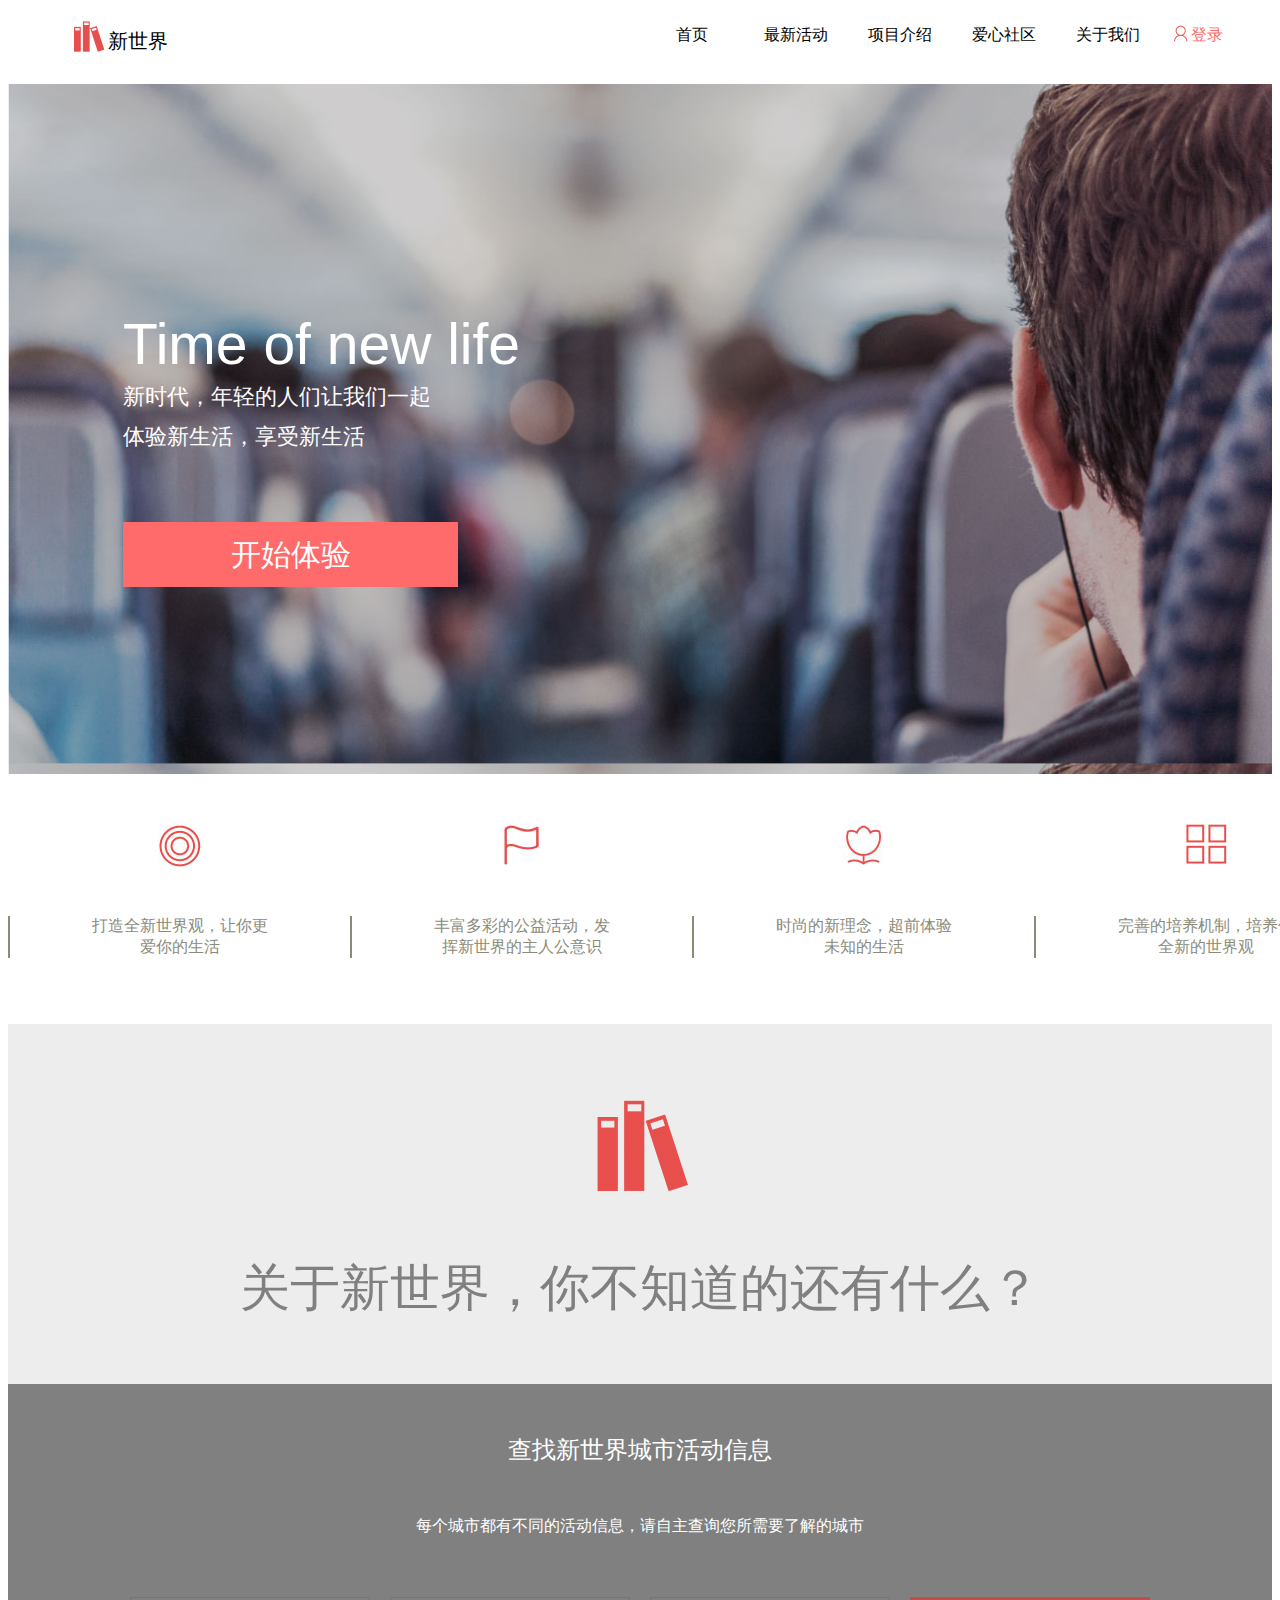
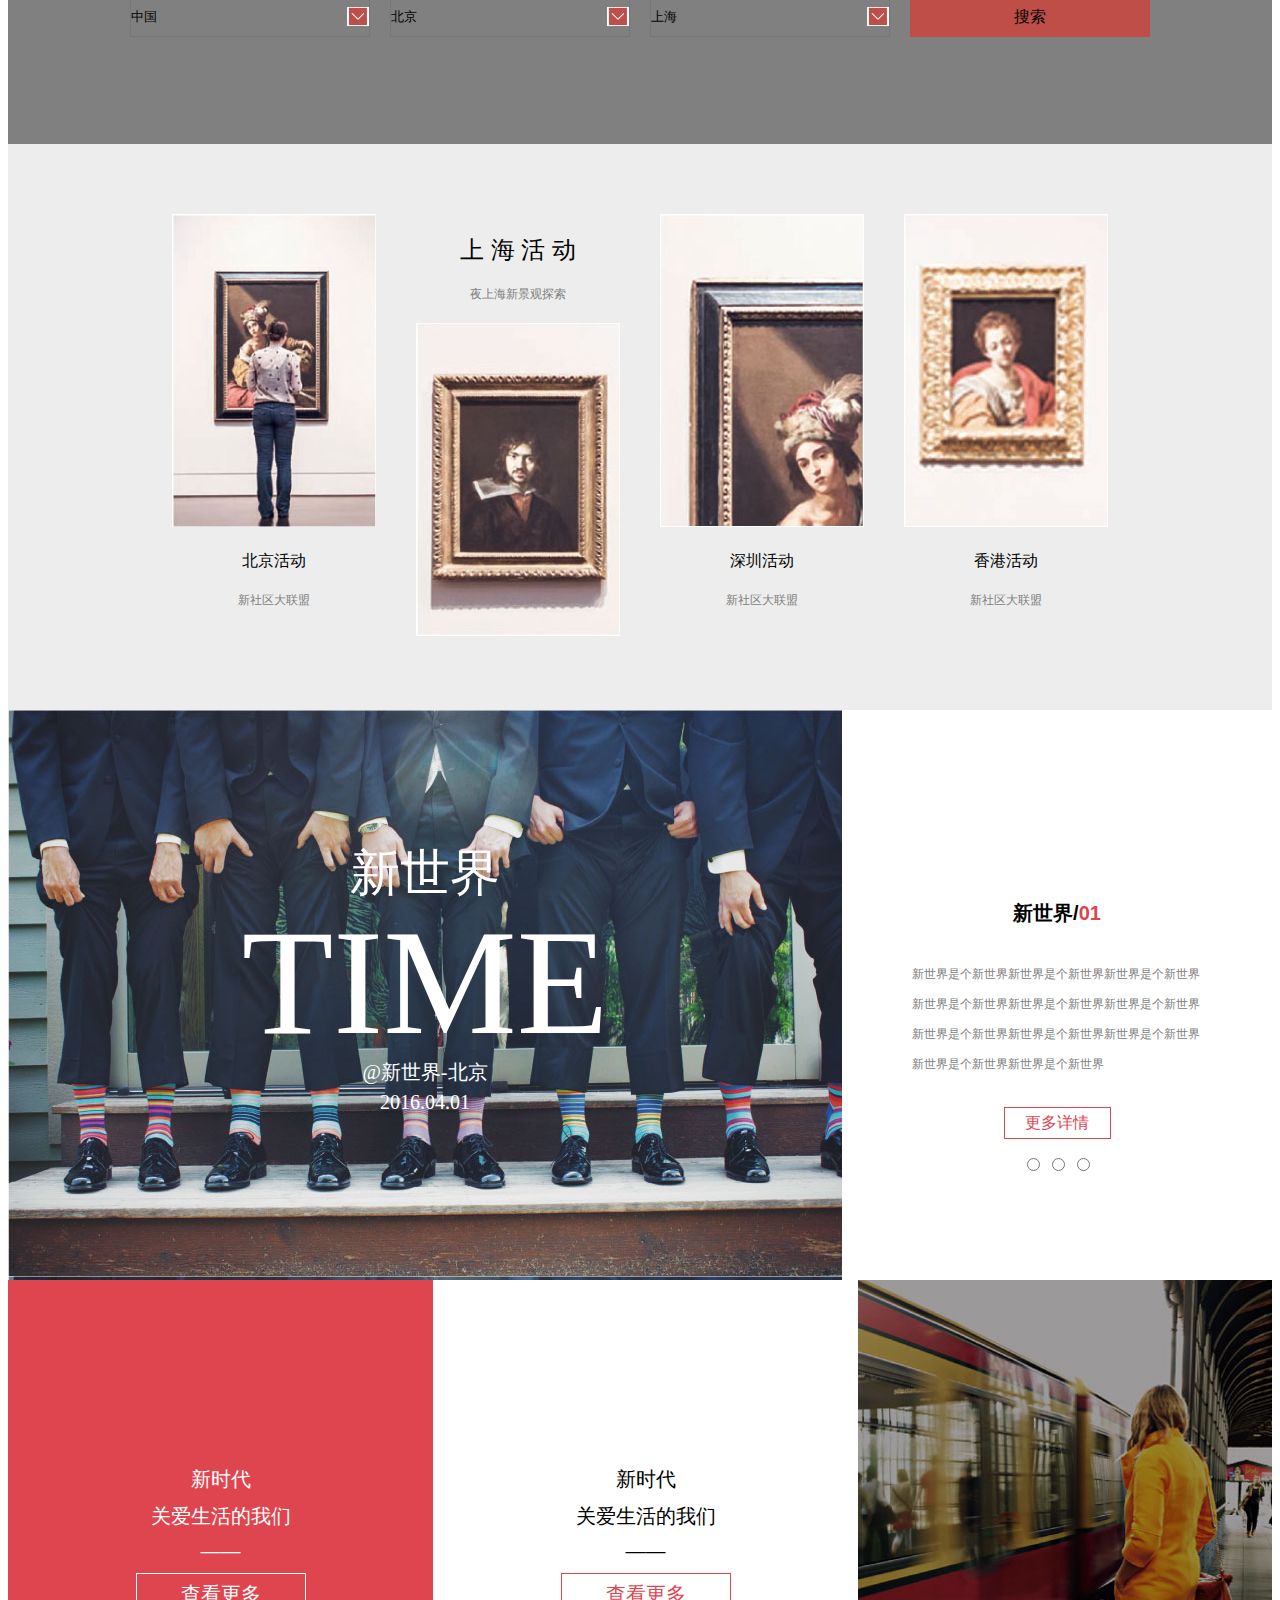
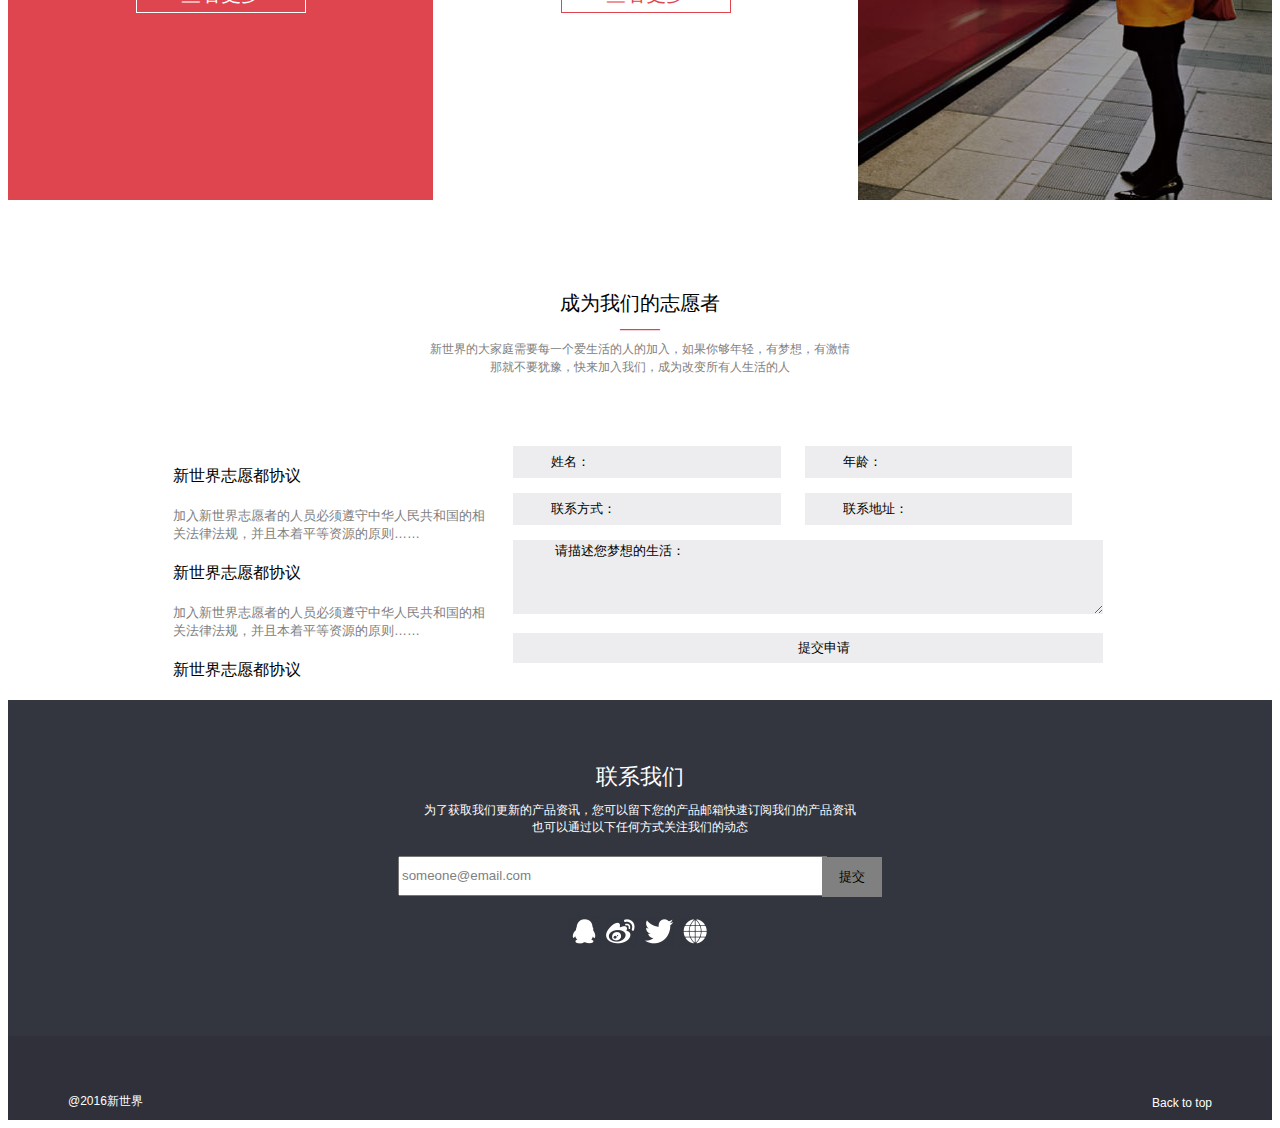
<file: part1/task6/task7.html>
<!DOCTYPE HTML>
<html>
<head>
	<meta charset="utf-8">
	<link rel="stylesheet" type="text/css" href="task7.css">
</head>
<body>

	<div class="container">
		<div class="navigation">
			<div class="site-pic" >
				<img src="images/site-pic.png">
				<div class="newWorld">新世界</div>
			</div>
			<div class="nav">
				<ul class="navList">
					<li><a class="na" href="#">首页</a></li>
					<li><a class="na" href="#">最新活动</a></li>
					<li><a class="na" href="#">项目介绍</a></li>
					<li><a class="na" href="#">爱心社区</a></li>
					<li><a class="na" href="#">关于我们</a></li>
					<li><a class="login" href="#">登录</a></li>
				</ul>
			</div>
		</div>
		<div class="content1">
			<div class="word">
				<p>Time of new life</p>
				<p>新时代，年轻的人们让我们一起</p>
				<p>体验新生活，享受新生活</p>
				<p></p>
				<a href="#">开始体验</a>
			</div>
		</div>
	</div>
	<div class="content2">
		<div class="block">
			<img src="images/icon-1.jpg">
			<div>
				打造全新世界观，让你更爱你的生活
			</div>
		</div>
		<div class="block">
			<img src="images/icon-2.jpg">
			<div>
				丰富多彩的公益活动，发挥新世界的主人公意识
			</div>
		</div>
		<div class="block">
			<img src="images/icon-3.jpg">
			<div>
				时尚的新理念，超前体验未知的生活
			</div>
		</div>
		<div class="block">
			<img src="images/icon-4.jpg">
			<div>
				完善的培养机制，培养你全新的世界观
			</div>
		</div>
	</div>
	<div class="content3">
		<div class="part1">
			<div class="block">
				<img src="images/site-pic2.png">
				<p>关于新世界，你不知道的还有什么？</p>
			</div>
		</div>
		<div class="part2">
			<p>查找新世界城市活动信息</p>
			<p>每个城市都有不同的活动信息，请自主查询您所需要了解的城市</p>
			<div class="form1">

					<select name="country">
					<option value="中国">中国</option>
					</select>

					<select name="province">
					<option value="北京">北京</option>
					<option value="四川">四川</option>
					</select>
			
					<select name="city">
					<option value="上海">上海</option>
					<option value="成都">成都</option>
					</select>

				<div class="search" type="botton">
					搜索
				</div>
			</div>			
		</div>
	</div>

	<div class="content4">
		<div class="part part1">
			<img src="images/activity1.jpg">
			<p>北京活动</p>
			<p class="p2">新社区大联盟</p>
		</div>
		<div class="part part2">
			<p>上 海 活 动</p>
			<p class="p2">夜上海新景观探索</p>
			<img src="images/activity2.jpg">
		</div>
		<div class="part part1">
			<img src="images/activity3.jpg">
			<p>深圳活动</p>
			<p class="p2">新社区大联盟</p>
		</div>
		<div class="part part1">
			<img src="images/activity4.jpg">
			<p>香港活动</p>
			<p class="p2">新社区大联盟</p>
		</div>
	</div>
	<div class="content5">
		<div class="left">
			<div class="words">
				<p>新世界</p>
				<p>TIME</p>
				<p>@新世界-北京<br>
					2016.04.01
				</p>
			</div>
		</div>
		<div class="right">
			<p>新世界/<span>01</span></p>
			<p>新世界是个新世界新世界是个新世界新世界是个新世界 新世界是个新世界新世界是个新世界新世界是个新世界 新世界是个新世界新世界是个新世界新世界是个新世界 新世界是个新世界新世界是个新世界</p>
			<p>更多详情</p>
			<div class="dot">
				<input name="Fruit" type="radio">
				<input name="Fruit" type="radio">
				<input name="Fruit" type="radio">
			</div>
		</div>
	</div>
	<div class="content6">
		<div class="part part1">
			<div>新时代</div>
			<div>关爱生活的我们</div>
			<div>——</div>
			<div class="lookForMore">查看更多</div>
		</div>
		<div class="part part2">
			<div>新时代</div>
			<div>关爱生活的我们</div>
			<div>——</div>
			<div class="lookForMore">查看更多</div>
		</div>
		<div class="part3">
			
		</div>
	</div>
	<div class="content7">
		<div class="part1">
			<p>成为我们的志愿者</p>
			<p>——</p>
			<p>新世界的大家庭需要每一个爱生活的人的加入，如果你够年轻，有梦想，有激情<br>那就不要犹豫，快来加入我们，成为改变所有人生活的人</p>

		</div>
		<div class="part2"> 
			<div class="left">
				<p class="title">新世界志愿都协议</p>
				<p>加入新世界志愿者的人员必须遵守中华人民共和国的相关法律法规，并且本着平等资源的原则……</p>
				<p class="title">新世界志愿都协议</p>
				<p>加入新世界志愿者的人员必须遵守中华人民共和国的相关法律法规，并且本着平等资源的原则……</p>
				<p class="title">新世界志愿都协议</p>
			</div>
			<div class="right">
				<form class="form2">
					<input type="text" name="name" value="姓名：">
					<input type="text" name="age" value="年龄：">
					<input type="text" name="phone" value="联系方式：">
					<input type="text" name="address" value="联系地址：">
					<textarea>     请描述您梦想的生活：</textarea>
					<input type="submit" name="submit" value="提交申请">
				
				</form>
			</div>
		</div>
	</div>
	<div class="content8">
		<div class="part1">
			<div>联系我们</div>
			<div>为了获取我们更新的产品资讯，您可以留下您的产品邮箱快速订阅我们的产品资讯<br>也可以通过以下任何方式关注我们的动态</div>
			<div>
				<input class="email" name="email" type="text" value="someone@email.com">
				<input class="content8submit" type="submit" for="email" value="提交">
			</div>
			<div>
				<a href="#"><img src="images/qq.gif"></a>
				<a href="#"><img src="images/weibo.gif"></a>
				<a href="#"><img src="images/tuite.gif"></a>
				<a href="#"><img src="images/global.gif"></a>
			</div>
		</div>
		<div class="part2">
			<span>@2016新世界</span>
			<a href="#">Back to top</a>
		</div>
	</div>
</body>
</html>
</file>
<file: part2/task07/main.css>
div{
	margin: 5px;
	border:1px solid #000000;
	display: flex;
	flex-direction:row;
	justify-content:center;  
    align-items:center;
}
.lay1{
	width: 700px;
	height: 300px;
}
.lay2{
	width: 330px;
	height: 260px;
}
.lay3{
	width: 150px;
	height: 220px;
}
.lay4{
	width: 60px;
	height: 180px;
}
</file>
<file: part2/task08/main.css>
div{
	margin: 5px;
	border:1px solid #000000;
	display: flex;
	flex-direction:row;
	justify-content:center;  
    align-items:center;
}
.lay1{
	width: 700px;
	height: 300px;
}
.lay2{
	width: 330px;
	height: 260px;
}
.lay3{
	width: 150px;
	height: 220px;
}
.lay4{
	width: 60px;
	height: 180px;
}
</file>
<file: part1/task5/main.css>
#contain{
	height:1386px;
	width: 892px;	
    padding: 0px 44px 0px 44px;
    margin:0 auto;
}

#head{
    height:61px;
    width: 892px;
    margin-top: 0;
    border-bottom: 2px solid #938e8c;
}
#head #left{
	height: 61px;
	width: 110px;
	background: #d45d5c;
	float: left;
}
#webURL{
 	font:12px SimHei,sans-serif;
 	color: #ffffff;
 	margin-top:45px;
 	margin-left: 10px;
}

#head #date{
	float: right;
	margin-top: 45px;
	font:12px SimHei,sans-serif;
	color: #d45d5c;
}

#content1{
	position: relative;
	margin-top: 20px;
}
#content1 #pc1{
	width: 641px;
	height: 301px;
}
#picture_pc1{
	position: absolute;
	z-index: 0;
}
#pc1 #leftGreen{
	width: 191px;
	height: 301px;
	float: left;
	background:#75b86b;
	opacity: 0.5;
	position: absolute;
	z-index: 1;
}
#pc1 #rightPink{
	width: 191px;
	height: 301px;
	float: right;
	background:#d45d5c;
	opacity: 0.5;
	position: relative;
	z-index: 1;
}

#content1 #about{
	width: 203px;
	height: 301px;
	position: absolute;
	right:0;
	top: 0;
	border-top: 2px solid #cc8091;
}
#content1 .line{
	font: 18px ,sans-serif;
	color: #000000;
	margin-top:0;
	height: 40px;
	display: inline-block;
	border-bottom: 2px solid #000000;
}
.letterHead{
	font-size: 24px;
	position: relative;
	margin-top: 10px;
	display: inline-block;
}
.letterBody{
	position: relative;
	margin-top: 10px;
	left: -5px;
}
.littlewords{
	font: italic 12px KaiTi,sans-serif;
	font-height: 10px;
	margin:0;
}
.green700{
	font: italic 116px "Microsoft YaHei",sans-serif;
	color: #75b86b;
	height: 116px;
	margin: 0 0 10px -20px;
	padding: 0;
	position: relative;
}
.purple32{
	font: 55px "Microsoft YaHei",sans-serif;
	color: #cc8091;
	margin:0;
}
.bigCSS{
	font: 21px "Microsoft YaHei",sans-serif;
	height: 21px;
	color: #cc8091;
	margin:-48px 0 0 85px;
}
.littleCSS{
	font: 12px "Microsoft YaHei",sans-serif;
	height: 21px;
	color: #cc8091;
	margin: 0 0 0 85px;
}

#cotent2{
	width: 641px;
	margin-top: 20px;
	position: relative;
}
.what{
	width: 230px;
	display: inline-block;
}
.header{
	font: 16px "Microsoft YaHei",sans-serif;
	text-decoration: underline;
	font-weight: bold;
}
.header_what{
	color: #418c59;
	margin: 20px 0 10px 0;
}
.words{
	margin: 0;
	font: 12px SimSun,sans-serif;
	line-height:16px;
	color: #767777;
}
.when{
	width: 200px;
	display: inline-block;
	margin: 0 20px 0 20px;
}
.header_when{
	color: #d2994f;
}
.words_when{
	opacity: 70%;
}
.how{
	display: inline-block;
}
.header-how{
	color: #cc7680;
}
.percent{
	color: #cd4a48;
	font-style: italic;
	opacity: 70%;
}
.how .words{
	margin: 0 0 4px 0;
}
.space{
	height: 1px;
}

#cotent3{
	position: relative;
	border: 1px solid red;
	top: -30px;
}
.content3_left{
	width: 415px;
	display: inline-block;
}
.content3_left .head_content3{
	border-bottom: 2px solid #11456b;
	padding-bottom: 10px;
}
.hh1 .the{
	font: italic bold 72px SimHei,sans-serif;
	color: #f5e327;
	margin-right: 10px;
}
.hh1 .tech{
	font: bold 42px SimHei,sans-serif;
	color: #11456b;
	line-height: 16px;
}
.hh2{
	font: bold 33px SimHei,sans-serif;
	color: #11456b;
	margin: 0;
}
.artical{
	font: 12px SimSun,sans-serif;
	line-height: 16px;
	color: #767777;
}
.qian{
	font: 70px "Microsoft YaHei",sans-serif;
	color: #f5e327;
	float: left;
	margin:-10px 10px 0 0;
}
.content3_right{
	display: inline-block;
	width: 460px;
	float: right;
	position: relative;
	margin-top:30px;
}
.pc3{
	float: right;
	margin: 10px 0 10px 10px;
}
.pc2{
	position: absolute;
	z-index: 0;
}
.qdjs{
   	width: 458px;
   	height: 61px;
   	background-color:rgba(0,0,0,0.3);
   	position: absolute;
   	z-index: 1;
   	top: 196px;
}
.qdjs .qdjs1{
	font: 26px "Microsoft YaHei",sans-serif;
	color: #ffffff;
	padding-left: 5px;
	border-left: 4px solid #72b16a;
	position: relative;
	left: 30px;
	top: 15px;
}
.qdjs .qdjs2{
	font: italic 12px "Microsoft YaHei",sans-serif;
	color: #72b16a;
	position: relative;
	left: 30px;
	top: 15px;
}

.right_bottom{
	width: 459px;
	height: 318px;
	background-color: #FAF0E6;
	position: relative;
	top:280px;
	display:inline-block;
}
.list{
	font: 16px SimSun,sans-serif;
	line-height: 36px;
	color: #5a5b5b;
	margin-top: 20px;
}
.list li{
	list-style-type: none;
}
.trangle{
	height: 0;
	width: 0;
	border-top: 0;
	border-left: 5px solid transparent;
	border-right: 5px solid transparent;
	border-bottom: 10px solid #11456b;
	position: relative;
	top: -15px;
	left: -10px;
}
.item1{
	text-align: left;
}
.item2{
	font-size: 12px;
	font-style: italic;
	text-align: right;
}
.digital{
	display: inline-block;
	background: #d45d5c;
	width: 260px;
	height: 160px;
	position: relative;
	bottom: -8px;
}
.zero{
	font: 110px "Microsoft YaHei",sans-serif;
	color: #ffffff;
	float: left;
}
.whiteDigit{
	display: inline-block;
	margin:35px 0 0 10px;
	padding: 0 10px 0 10px;
	border-left: 2px solid #ffffff;
}
.onetwo,.tff{
	font:italic 21px SimHei,sans-serif;
	line-height: 24px;
	color: #ffffff;
	margin: 0;
	display: block;
}
.hw{
	font: 12px SimHei,sans-serif;
	color: #ffffff;
	line-height: 12px;
	margin: 5px 0 0 0;
}
.hellowWorld{
	width: 180px;
	height: 160px;
	font: italic 14px SimHei,sans-serif;
	line-height: 16px;
	display: inline-block;
	position: relative;
	bottom: 0;
	right: 0;
	text-align: left;
	margin-left: 10px;
}
.yinhao{
	font: 72px SimHei,sans-serif;
	color: #d45d5c;
	position: absolute;
	margin: 0;
}
.yinhao1{
	left: 0;
	margin-left: -40px;
	margin-top: -20px;

}
.yinhao2{
	right: -10px;
	bottom: -10px;
}
.wh{
	padding: 0;
	margin: 0;
}

.footer{
	 height:61px;
    width: 892px;
    margin-top: 20px;
    border-top: 1px solid #938e8c;
    text-align: right;
    font: 12px SimHei,sans-serif;
    color: #d45d5c;
}
</file>
<file: part1/task6/task7.css>
.container{
	width: 100%;
}

.navigation{
	width: 100%;
	height: 60px;
	margin: 0;
}
.site-pic{
	float: left;
	margin-left: 60px;
	margin-top:10px;
}
.newWorld{
	font: 20px SimHei,sans-serif;
	display: inline-block;
	float: right;
	margin-top: 10px;
}
.nav{
	float: right;
}
.navList li{
	width: 80px;
	font:16px SimHei,sans-serif;
	display: inline-block;
	margin-right: 20px;
}
a{
		text-decoration: none;
}
li a.na{
	color: black;
	display: inline-block;
	text-align: center;
	width: 80px;
	padding-bottom: 20px;
	border-bottom: 2px solid #FFFFFF;
	
}
li a.na:hover{
	color: #FF6A6A;
	border-bottom: 2px solid #FF6A6A;
}
li a.login{
	color: #FF6A6A;
}
li a.login:before{
	content: url(images/login-icon.jpg);
	vertical-align: middle;
}
.content1{
	width: 100%;
	height: 690px;
	display:inline-block;
	background: url(images/firstPart.jpg);
	background-size: 100% auto;
	margin: 0;
}
.word{
	margin: 227px 0 0 115px;
	overflow: auto;
}
.word p:nth-child(1){
	font: 57px "Microsoft YaHei",sans-serif;
	color: #FFFFFF;
	margin: 0;
}
.word p:nth-child(2),.word p:nth-child(3){
	font: 22px SimHei,sans-serif;
	color: #FFFFFF;
	line-height: 40px;
	margin: 0;
}
.word a{
	display: block;
	width: 335px;
	height: 65px;
	text-align: center;
	font: 30px SimHei,sans-serif;
	line-height: 65px;
	color: #FFFFFF;
	background: #FF6A6A;
	margin-top: 65px;
}
.content2{
	width: 100%;
	height: 200px;
	display: flex;
	flex-direction:row;
	margin-top:50px;
	text-align: center;
	justify-content:space-around;
	
}
.content2 .block{
	box-sizing:border-box;
}
.block img{
	margin-bottom: 45px;
}
.content2 .block div{
	font-size: 16px;
	box-sizing:content-box;
	width: 180px;
	color: #8B8B7A;
    padding: 0 80px 0 80px;
	border-left: 2px solid #8B8B7A;	
}

.content3{
	width: 100%;
	height: 720px;
}
.content3 .part1{
	height: 50%;
	width: 100%;
	background:#EDEDED;
	display: table;
	margin: 0;
}
.part1 .block{
	display: table-cell;
	vertical-align: middle;
	text-align: center;
}
.part1 .block p{
	font: 50px SimSun,sans-serif;
	color: grey;
	margin: 0;
}
.content3 .part2{
	width: 100%;
	height: 50%;
	display: inline-block;
	margin: 0;
	background: grey;
	text-align: center;
}
.part2 p:first-child{
	font: 24px SimHei,sans-serif;
	color: #FFFFFF;
	margin: 50px 0 50px 0;
}
.part2 p:nth-child(2){
	font: 16px SimHei,sans-serif;
	color: #FFFFFF;
	margin-bottom: 50px;
}
.form1{
	display: flex;
	justify-content:center;
}
.form1 select{
	appearance:none;
	-moz-appearance:none;
	-webkit-appearance:none;
	width: 240px;
	height: 40px;
	margin: 10px;
	background: url(images/select-pic.png) no-repeat scroll right center transparent;
}

.form1 .search{
	width: 240px;
	height: 40px;
	background: #BF4E48;
	margin: 10px;
	line-height: 40px;
}

.content4{
	width: 100%;
	display: flex;
	flex-direction:row;
	justify-content:center;
	box-sizing:border-box;
	padding: 50px;
	background: #EDEDED;
}
.content4 .part{
	text-align: center;
	margin: 20px;
}
.content4 .part p{
	margin: 20px;
	color: black;
}
.content4 .part .p2{
	font-size: 12px;
	color: grey;
}

.content5{
	width: 100%;
	height: 570px;
	display: flex;
}
.content5 .left{
	width: 850px;
	background: url(images/sixPart-pic.jpg);
	text-align: center;
}
.content5 .left .words{
	color: #FFFFFF;
}
.words p{
	margin: 0;
}
.words p:nth-child(1){
	font-size: 50px;
	margin-top: 130px;
}
.words p:nth-child(2){
	font-size: 150px;
	line-height: 150px;
}
.words p:nth-child(3){
	font-size: 20px;
	line-height: 30px;
}
.content5 .right{
	flex:1;
	text-align: center;
	padding: 70px;
}
.content5 .right p:nth-child(1){
	font: bold 20px SimHei,sans-serif;
	margin-top: 120px;
}
.right  p span{
	color:#DF454F;
}
.content5 .right p:nth-child(2){
	font: 12px SimHei,sans-serif;
	color:grey;
	display: inline-block;
	text-align: left;
	width: 290px;
	line-height: 30px;
}
.content5 .right p:nth-child(3){
	font: 16px SimHei,sans-serif;
	color:#DF454F;
	display: inline-block;
	width: 105px;
	height: 30px;
	border: 1px solid #DF454F;
	line-height: 30px;
}

.content6{
	width: 100%;
	height: 520px;
	display: flex;
	font: 20px SimHei,sans-serif;
	text-align: center;
}
.content6 .part{
	width: 425px;
	background: #DF454F;
	color: #FFFFFF;
	display: flex;
	flex-direction:column;
	justify-content:center;
	align-items:center;

}
.content6 .part div{
	margin: 5px;
}
.lookForMore{
	box-sizing:border-box;
	width: 170px;
	height: 40px;
	border: 1px solid #FFFFFF;
	line-height: 40px;
}
.content6 .part2{
	width: 425px;
	color: black;
	background: #FFFFFF;
}
.content6 .part2 .lookForMore{
	color: #DF454F;
	border-color: #DF454F;
}
.content6 .part3{
	flex:1;
	background: url(images/sevenPart-pic.jpg);
	background-repeat: no-repeat;
}

.content7{
	box-sizing:border-box;
	width: 100%;
	height: 500px;
	display: flex;
	flex-direction:column;
	padding: 90px;
}
.content7 .part1{
	width: 100%;
	text-align: center;
	font: 20px SimHei,sans-serif;
	margin-bottom: 50px;
}
.content7 .part1 p{
	margin: 0;
}
.content7 .part1 p:nth-child(2){
	color: #DF454F;
}
.content7 .part1 p:nth-child(3){
	color: grey;
	font-size: 12px;
	line-height: 18px;
}
.content7 .part2{
	width: 100%;
	margin: 0;
	flex:1;
	display: -moz-box;
	display: -webkit-box;
}
.content7 .part2 .left{
	width: 30%;
	text-align: left;
	padding: 20px;
	margin-left:50px;
}
.content7 .part2 .left p{
	margin: 5px;
	color: grey;
	font: 13px SimHei,sans-serif;
}
.content7 .part2 .left .title{
	color: black;
	font: 16px SimHei,sans-serif;
	margin: 20px 0 20px 5px;

}
.content7 .part2 .right{
	width: 70%;
	position: relative;
	top: 20px;
}
.form2 input{
	display: inline-block;
	width: 30%;
	height: 30px;
	background: #EDEDEF;
	border:none;
	padding-left: 5%;
	margin: 0 20px 15px 0;
}
.form2 textarea{
	width: 586px;
	height: 70px;
	margin-bottom: 15px;
	background: #EDEDEF;
	border:none;
}
.form2 input:last-child{
	width: 590px;
}
.content8{
	width: 100%;
	height: 420px;
	color: #FFFFFF;
}
.content8 .part1{
	width: 100%;
	height: 80%;
	display: flex;
	flex-direction:column;
	justify-content:center;
	align-items:center;
	background: #33363f;
}
.content8 .part1 div:first-child{
	font: 22px SimHei,sans-serif;
}
.content8 .part1 div:nth-child(2){
	font: 12px SimHei,sans-serif;
	text-align: center;
	margin: 10px 0 20px 0;
}

.email{
	width: 430px;
	height: 40px;
	color: grey;
	box-sizing:border-box;
}
.content8submit{
	background: grey;
	border:none;
	box-sizing:border-box;
	height: 40px;
	width: 60px;
	margin-left: -10px;
	position: relative;
	top: 1px;
}
.content8 .part1 div:last-child{
	margin:20px;

}
.content8 .part2{
	width: 100%;
	height: 20%;
	background: #30303A;
	position: relative;
}
.content8 .part2 span:first-child{
	font: 12px SimHei,sans-serif;
	position: absolute;
	margin: 10px;
	bottom: 0;
	left: 50px;
}
.content8 .part2 a{
	font: 12px SimHei,sans-serif;
	color:#FFFFFF;
	position: absolute;
	margin: 10px;
	bottom: 0;
	right: 50px;
}
</file>
